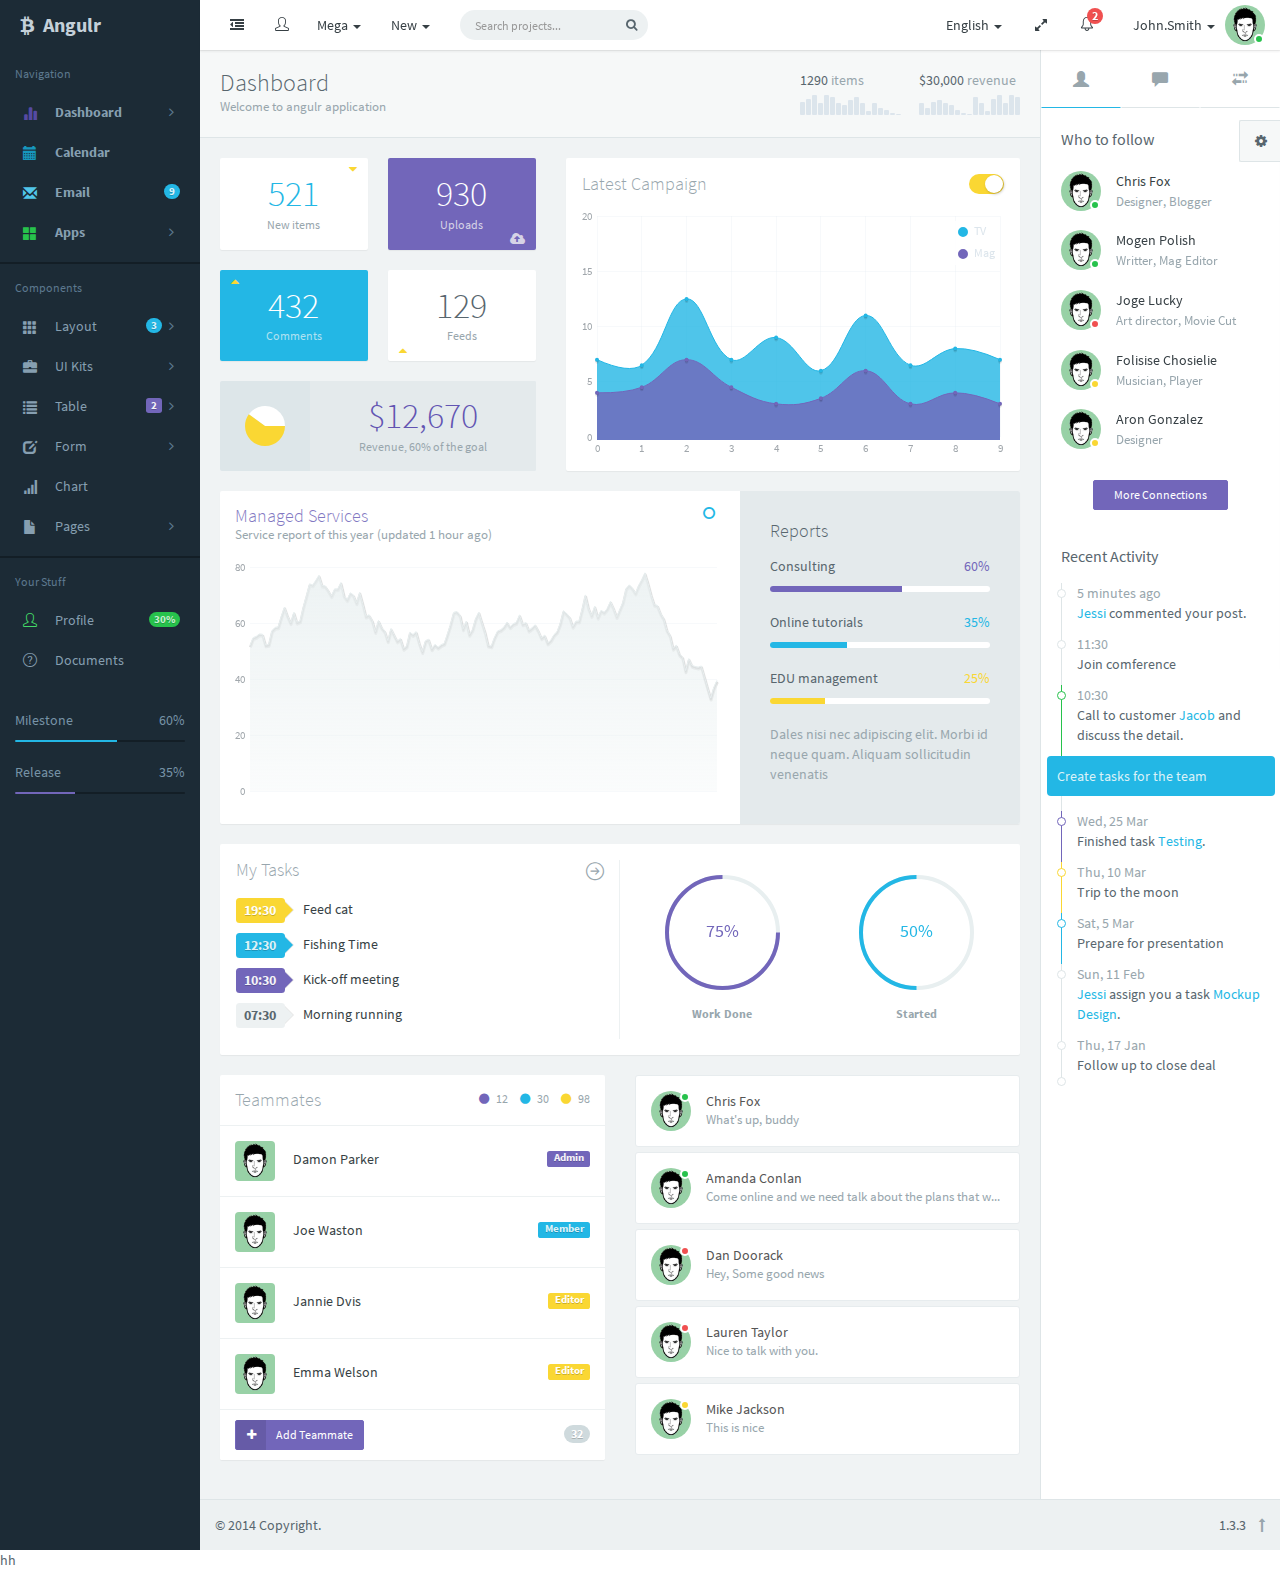
<file: index.html>
<!DOCTYPE html>
<html lang="en" data-ng-app="app">
<head>
  <meta charset="utf-8" />
  <title>Be Angular | Bootstrap Admin Web App with AngularJS</title>
  <meta name="description" content="app, web app, responsive, responsive layout, admin, admin panel, admin dashboard, flat, flat ui, ui kit, AngularJS, ui route, charts, widgets, components" />
  <meta name="viewport" content="width=device-width, initial-scale=1, maximum-scale=1" />
  <link rel="stylesheet" href="css/bootstrap.css" type="text/css" />
  <link rel="stylesheet" href="css/animate.css" type="text/css" />
  <link rel="stylesheet" href="css/font-awesome.min.css" type="text/css" />
  <link rel="stylesheet" href="css/simple-line-icons.css" type="text/css" />
  <link rel="stylesheet" href="css/font.css" type="text/css" />
  <link rel="stylesheet" href="css/app.css" type="text/css" />
</head>
<body ng-controller="AppCtrl">
  <div class="app" id="app" ng-class="{'app-header-fixed':app.settings.headerFixed, 'app-aside-fixed':app.settings.asideFixed, 'app-aside-folded':app.settings.asideFolded, 'app-aside-dock':app.settings.asideDock, 'container':app.settings.container}" ui-view></div>


  <!-- jQuery -->
  <script src="vendor/jquery/jquery.min.js"></script>

  <!-- Angular -->
  <script src="vendor/angular/angular.js"></script>
  hh
  <script src="vendor/angular/angular-animate/angular-animate.js"></script>
  <script src="vendor/angular/angular-cookies/angular-cookies.js"></script>
  <script src="vendor/angular/angular-resource/angular-resource.js"></script>
  <script src="vendor/angular/angular-sanitize/angular-sanitize.js"></script>
  <script src="vendor/angular/angular-touch/angular-touch.js"></script>
  <!-- Vendor -->
  <script src="vendor/angular/angular-ui-router/angular-ui-router.js"></script> 
  <script src="vendor/angular/ngstorage/ngStorage.js"></script>

  <!-- bootstrap -->
  <script src="vendor/angular/angular-bootstrap/ui-bootstrap-tpls.js"></script>
  <!-- lazyload -->
  <script src="vendor/angular/oclazyload/ocLazyLoad.js"></script>
  <!-- translate -->
  <script src="vendor/angular/angular-translate/angular-translate.js"></script>
  <script src="vendor/angular/angular-translate/loader-static-files.js"></script>
  <script src="vendor/angular/angular-translate/storage-cookie.js"></script>
  <script src="vendor/angular/angular-translate/storage-local.js"></script>

  <!-- App -->
  <script src="js/app.js"></script>
  <script src="js/config.js"></script>
  <script src="js/config.lazyload.js"></script>
  <script src="js/config.router.js"></script>
  <script src="js/main.js"></script>
  <script src="js/services/ui-load.js"></script>
  <script src="js/filters/fromNow.js"></script>
  <script src="js/directives/setnganimate.js"></script>
  <script src="js/directives/ui-butterbar.js"></script>
  <script src="js/directives/ui-focus.js"></script>
  <script src="js/directives/ui-fullscreen.js"></script>
  <script src="js/directives/ui-jq.js"></script>
  <script src="js/directives/ui-module.js"></script>
  <script src="js/directives/ui-nav.js"></script>
  <script src="js/directives/ui-scroll.js"></script>
  <script src="js/directives/ui-shift.js"></script>
  <script src="js/directives/ui-toggleclass.js"></script>
  <script src="js/directives/ui-validate.js"></script>
  <script src="js/controllers/bootstrap.js"></script>
  <!-- Lazy loading -->
</body>
</html>
</file>
<file: css/simple-line-icons.css>
@font-face {
	font-family: 'Simple-Line-Icons';
	src:url('../fonts/Simple-Line-Icons.eot');
	src:url('../fonts/Simple-Line-Icons.eot?#iefix') format('embedded-opentype'),
		url('../fonts/Simple-Line-Icons.woff') format('woff'),
		url('../fonts/Simple-Line-Icons.ttf') format('truetype'),
		url('../fonts/Simple-Line-Icons.svg#Simple-Line-Icons') format('svg');
	font-weight: normal;
	font-style: normal;
}

/* Use the following CSS code if you want to use data attributes for inserting your icons */
[data-icon]:before {
	font-family: 'Simple-Line-Icons';
	content: attr(data-icon);
	speak: none;
	font-weight: normal;
	font-variant: normal;
	text-transform: none;
	line-height: 1;
	-webkit-font-smoothing: antialiased;
	-moz-osx-font-smoothing: grayscale;
}

/* Use the following CSS code if you want to have a class per icon */
/*
Instead of a list of all class selectors,
you can use the generic selector below, but it's slower:
[class*="icon-"] {
*/
.icon-user-female, .icon-user-follow, .icon-user-following, .icon-user-unfollow, .icon-trophy, .icon-screen-smartphone, .icon-screen-desktop, .icon-plane, .icon-notebook, .icon-moustache, .icon-mouse, .icon-magnet, .icon-energy, .icon-emoticon-smile, .icon-disc, .icon-cursor-move, .icon-crop, .icon-credit-card, .icon-chemistry, .icon-user, .icon-speedometer, .icon-social-youtube, .icon-social-twitter, .icon-social-tumblr, .icon-social-facebook, .icon-social-dropbox, .icon-social-dribbble, .icon-shield, .icon-screen-tablet, .icon-magic-wand, .icon-hourglass, .icon-graduation, .icon-ghost, .icon-game-controller, .icon-fire, .icon-eyeglasses, .icon-envelope-open, .icon-envelope-letter, .icon-bell, .icon-badge, .icon-anchor, .icon-wallet, .icon-vector, .icon-speech, .icon-puzzle, .icon-printer, .icon-present, .icon-playlist, .icon-pin, .icon-picture, .icon-map, .icon-layers, .icon-handbag, .icon-globe-alt, .icon-globe, .icon-frame, .icon-folder-alt, .icon-film, .icon-feed, .icon-earphones-alt, .icon-earphones, .icon-drop, .icon-drawer, .icon-docs, .icon-directions, .icon-direction, .icon-diamond, .icon-cup, .icon-compass, .icon-call-out, .icon-call-in, .icon-call-end, .icon-calculator, .icon-bubbles, .icon-briefcase, .icon-book-open, .icon-basket-loaded, .icon-basket, .icon-bag, .icon-action-undo, .icon-action-redo, .icon-wrench, .icon-umbrella, .icon-trash, .icon-tag, .icon-support, .icon-size-fullscreen, .icon-size-actual, .icon-shuffle, .icon-share-alt, .icon-share, .icon-rocket, .icon-question, .icon-pie-chart, .icon-pencil, .icon-note, .icon-music-tone-alt, .icon-music-tone, .icon-microphone, .icon-loop, .icon-logout, .icon-login, .icon-list, .icon-like, .icon-home, .icon-grid, .icon-graph, .icon-equalizer, .icon-dislike, .icon-cursor, .icon-control-start, .icon-control-rewind, .icon-control-play, .icon-control-pause, .icon-control-forward, .icon-control-end, .icon-calendar, .icon-bulb, .icon-bar-chart, .icon-arrow-up, .icon-arrow-right, .icon-arrow-left, .icon-arrow-down, .icon-ban, .icon-bubble, .icon-camcorder, .icon-camera, .icon-check, .icon-clock, .icon-close, .icon-cloud-download, .icon-cloud-upload, .icon-doc, .icon-envelope, .icon-eye, .icon-flag, .icon-folder, .icon-heart, .icon-info, .icon-key, .icon-link, .icon-lock, .icon-lock-open, .icon-magnifier, .icon-magnifier-add, .icon-magnifier-remove, .icon-paper-clip, .icon-paper-plane, .icon-plus, .icon-pointer, .icon-power, .icon-refresh, .icon-reload, .icon-settings, .icon-star, .icon-symbol-female, .icon-symbol-male, .icon-target, .icon-volume-1, .icon-volume-2, .icon-volume-off, .icon-users {
	font-family: 'Simple-Line-Icons';
	speak: none;
	font-style: normal;
	font-weight: normal;
	font-variant: normal;
	text-transform: none;
	line-height: 1;
	-webkit-font-smoothing: antialiased;
}
.icon-user-female:before {
	content: "\e000";
}
.icon-user-follow:before {
	content: "\e002";
}
.icon-user-following:before {
	content: "\e003";
}
.icon-user-unfollow:before {
	content: "\e004";
}
.icon-trophy:before {
	content: "\e006";
}
.icon-screen-smartphone:before {
	content: "\e010";
}
.icon-screen-desktop:before {
	content: "\e011";
}
.icon-plane:before {
	content: "\e012";
}
.icon-notebook:before {
	content: "\e013";
}
.icon-moustache:before {
	content: "\e014";
}
.icon-mouse:before {
	content: "\e015";
}
.icon-magnet:before {
	content: "\e016";
}
.icon-energy:before {
	content: "\e020";
}
.icon-emoticon-smile:before {
	content: "\e021";
}
.icon-disc:before {
	content: "\e022";
}
.icon-cursor-move:before {
	content: "\e023";
}
.icon-crop:before {
	content: "\e024";
}
.icon-credit-card:before {
	content: "\e025";
}
.icon-chemistry:before {
	content: "\e026";
}
.icon-user:before {
	content: "\e005";
}
.icon-speedometer:before {
	content: "\e007";
}
.icon-social-youtube:before {
	content: "\e008";
}
.icon-social-twitter:before {
	content: "\e009";
}
.icon-social-tumblr:before {
	content: "\e00a";
}
.icon-social-facebook:before {
	content: "\e00b";
}
.icon-social-dropbox:before {
	content: "\e00c";
}
.icon-social-dribbble:before {
	content: "\e00d";
}
.icon-shield:before {
	content: "\e00e";
}
.icon-screen-tablet:before {
	content: "\e00f";
}
.icon-magic-wand:before {
	content: "\e017";
}
.icon-hourglass:before {
	content: "\e018";
}
.icon-graduation:before {
	content: "\e019";
}
.icon-ghost:before {
	content: "\e01a";
}
.icon-game-controller:before {
	content: "\e01b";
}
.icon-fire:before {
	content: "\e01c";
}
.icon-eyeglasses:before {
	content: "\e01d";
}
.icon-envelope-open:before {
	content: "\e01e";
}
.icon-envelope-letter:before {
	content: "\e01f";
}
.icon-bell:before {
	content: "\e027";
}
.icon-badge:before {
	content: "\e028";
}
.icon-anchor:before {
	content: "\e029";
}
.icon-wallet:before {
	content: "\e02a";
}
.icon-vector:before {
	content: "\e02b";
}
.icon-speech:before {
	content: "\e02c";
}
.icon-puzzle:before {
	content: "\e02d";
}
.icon-printer:before {
	content: "\e02e";
}
.icon-present:before {
	content: "\e02f";
}
.icon-playlist:before {
	content: "\e030";
}
.icon-pin:before {
	content: "\e031";
}
.icon-picture:before {
	content: "\e032";
}
.icon-map:before {
	content: "\e033";
}
.icon-layers:before {
	content: "\e034";
}
.icon-handbag:before {
	content: "\e035";
}
.icon-globe-alt:before {
	content: "\e036";
}
.icon-globe:before {
	content: "\e037";
}
.icon-frame:before {
	content: "\e038";
}
.icon-folder-alt:before {
	content: "\e039";
}
.icon-film:before {
	content: "\e03a";
}
.icon-feed:before {
	content: "\e03b";
}
.icon-earphones-alt:before {
	content: "\e03c";
}
.icon-earphones:before {
	content: "\e03d";
}
.icon-drop:before {
	content: "\e03e";
}
.icon-drawer:before {
	content: "\e03f";
}
.icon-docs:before {
	content: "\e040";
}
.icon-directions:before {
	content: "\e041";
}
.icon-direction:before {
	content: "\e042";
}
.icon-diamond:before {
	content: "\e043";
}
.icon-cup:before {
	content: "\e044";
}
.icon-compass:before {
	content: "\e045";
}
.icon-call-out:before {
	content: "\e046";
}
.icon-call-in:before {
	content: "\e047";
}
.icon-call-end:before {
	content: "\e048";
}
.icon-calculator:before {
	content: "\e049";
}
.icon-bubbles:before {
	content: "\e04a";
}
.icon-briefcase:before {
	content: "\e04b";
}
.icon-book-open:before {
	content: "\e04c";
}
.icon-basket-loaded:before {
	content: "\e04d";
}
.icon-basket:before {
	content: "\e04e";
}
.icon-bag:before {
	content: "\e04f";
}
.icon-action-undo:before {
	content: "\e050";
}
.icon-action-redo:before {
	content: "\e051";
}
.icon-wrench:before {
	content: "\e052";
}
.icon-umbrella:before {
	content: "\e053";
}
.icon-trash:before {
	content: "\e054";
}
.icon-tag:before {
	content: "\e055";
}
.icon-support:before {
	content: "\e056";
}
.icon-size-fullscreen:before {
	content: "\e057";
}
.icon-size-actual:before {
	content: "\e058";
}
.icon-shuffle:before {
	content: "\e059";
}
.icon-share-alt:before {
	content: "\e05a";
}
.icon-share:before {
	content: "\e05b";
}
.icon-rocket:before {
	content: "\e05c";
}
.icon-question:before {
	content: "\e05d";
}
.icon-pie-chart:before {
	content: "\e05e";
}
.icon-pencil:before {
	content: "\e05f";
}
.icon-note:before {
	content: "\e060";
}
.icon-music-tone-alt:before {
	content: "\e061";
}
.icon-music-tone:before {
	content: "\e062";
}
.icon-microphone:before {
	content: "\e063";
}
.icon-loop:before {
	content: "\e064";
}
.icon-logout:before {
	content: "\e065";
}
.icon-login:before {
	content: "\e066";
}
.icon-list:before {
	content: "\e067";
}
.icon-like:before {
	content: "\e068";
}
.icon-home:before {
	content: "\e069";
}
.icon-grid:before {
	content: "\e06a";
}
.icon-graph:before {
	content: "\e06b";
}
.icon-equalizer:before {
	content: "\e06c";
}
.icon-dislike:before {
	content: "\e06d";
}
.icon-cursor:before {
	content: "\e06e";
}
.icon-control-start:before {
	content: "\e06f";
}
.icon-control-rewind:before {
	content: "\e070";
}
.icon-control-play:before {
	content: "\e071";
}
.icon-control-pause:before {
	content: "\e072";
}
.icon-control-forward:before {
	content: "\e073";
}
.icon-control-end:before {
	content: "\e074";
}
.icon-calendar:before {
	content: "\e075";
}
.icon-bulb:before {
	content: "\e076";
}
.icon-bar-chart:before {
	content: "\e077";
}
.icon-arrow-up:before {
	content: "\e078";
}
.icon-arrow-right:before {
	content: "\e079";
}
.icon-arrow-left:before {
	content: "\e07a";
}
.icon-arrow-down:before {
	content: "\e07b";
}
.icon-ban:before {
	content: "\e07c";
}
.icon-bubble:before {
	content: "\e07d";
}
.icon-camcorder:before {
	content: "\e07e";
}
.icon-camera:before {
	content: "\e07f";
}
.icon-check:before {
	content: "\e080";
}
.icon-clock:before {
	content: "\e081";
}
.icon-close:before {
	content: "\e082";
}
.icon-cloud-download:before {
	content: "\e083";
}
.icon-cloud-upload:before {
	content: "\e084";
}
.icon-doc:before {
	content: "\e085";
}
.icon-envelope:before {
	content: "\e086";
}
.icon-eye:before {
	content: "\e087";
}
.icon-flag:before {
	content: "\e088";
}
.icon-folder:before {
	content: "\e089";
}
.icon-heart:before {
	content: "\e08a";
}
.icon-info:before {
	content: "\e08b";
}
.icon-key:before {
	content: "\e08c";
}
.icon-link:before {
	content: "\e08d";
}
.icon-lock:before {
	content: "\e08e";
}
.icon-lock-open:before {
	content: "\e08f";
}
.icon-magnifier:before {
	content: "\e090";
}
.icon-magnifier-add:before {
	content: "\e091";
}
.icon-magnifier-remove:before {
	content: "\e092";
}
.icon-paper-clip:before {
	content: "\e093";
}
.icon-paper-plane:before {
	content: "\e094";
}
.icon-plus:before {
	content: "\e095";
}
.icon-pointer:before {
	content: "\e096";
}
.icon-power:before {
	content: "\e097";
}
.icon-refresh:before {
	content: "\e098";
}
.icon-reload:before {
	content: "\e099";
}
.icon-settings:before {
	content: "\e09a";
}
.icon-star:before {
	content: "\e09b";
}
.icon-symbol-female:before {
	content: "\e09c";
}
.icon-symbol-male:before {
	content: "\e09d";
}
.icon-target:before {
	content: "\e09e";
}
.icon-volume-1:before {
	content: "\e09f";
}
.icon-volume-2:before {
	content: "\e0a0";
}
.icon-volume-off:before {
	content: "\e0a1";
}
.icon-users:before {
	content: "\e001";
}
</file>
<file: css/font.css>
@font-face {
  font-family: 'Source Sans Pro';
  font-style: normal;
  font-weight: 300;
  src: local('Source Sans Pro Light'), local('SourceSansPro-Light'), url('../fonts/sourcesanspro/sourcesanspro-light.woff') format('woff');
}
@font-face {
  font-family: 'Source Sans Pro';
  font-style: normal;
  font-weight: 400;
  src: local('Source Sans Pro'), local('SourceSansPro-Regular'), url('../fonts/sourcesanspro/sourcesanspro.woff') format('woff');
}
@font-face {
  font-family: 'Source Sans Pro';
  font-style: normal;
  font-weight: 700;
  src: local('Source Sans Pro Bold'), local('SourceSansPro-Bold'), url('../fonts/sourcesanspro/sourcesanspro-bold.woff') format('woff');
}
</file>
<file: css/app.css>
/* 

*/

html {
  background-color: #f0f3f4;
}

body {
  font-family: "Source Sans Pro", "Helvetica Neue", "微软雅黑", Helvetica, Arial, sans-serif;
  font-size: 14px;
  -webkit-font-smoothing: antialiased;
  line-height: 1.42857143;
  color: #58666e;
  background-color: transparent;
}

*:focus {
  outline: 0 !important;
}

.h1,
.h2,
.h3,
.h4,
.h5,
.h6 {
  margin: 0;
}

a {
  color: #363f44;
  text-decoration: none;
  cursor: pointer;
}

a:hover,
a:focus {
  color: #141719;
  text-decoration: none;
}

label {
  font-weight: normal;
}

small,
.small {
  font-size: 13px;
}

.badge,
.label {
  font-weight: bold;
  text-shadow: 0 1px 0 rgba(0, 0, 0, 0.2);
}

.badge.bg-light,
.label.bg-light {
  text-shadow: none;
}

.badge {
  background-color: #cfdadd;
}

.badge.up {
  position: relative;
  top: -10px;
  padding: 3px 6px;
  margin-left: -10px;
}

.badge-sm {
  padding: 2px 5px !important;
  font-size: 85%;
}

.label-sm {
  padding-top: 0;
  padding-bottom: 1px;
}

.badge-white {
  padding: 2px 6px;
  background-color: transparent;
  border: 1px solid rgba(255, 255, 255, 0.35);
}

.badge-empty {
  color: inherit;
  background-color: transparent;
  border: 1px solid rgba(0, 0, 0, 0.15);
}

blockquote {
  border-color: #dee5e7;
}

.caret-white {
  border-top-color: #fff;
  border-top-color: rgba(255, 255, 255, 0.65);
}

a:hover .caret-white {
  border-top-color: #fff;
}

.thumbnail {
  border-color: #dee5e7;
}

.progress {
  background-color: #edf1f2;
}

.progress-xxs {
  height: 2px;
}

.progress-xs {
  height: 6px;
}

.progress-sm {
  height: 12px;
}

.progress-sm .progress-bar {
  font-size: 10px;
  line-height: 1em;
}

.progress,
.progress-bar {
  -webkit-box-shadow: none;
          box-shadow: none;
}

.progress-bar-primary {
  background-color: #7266ba;
}

.progress-bar-info {
  background-color: #23b7e5;
}

.progress-bar-success {
  background-color: #27c24c;
}

.progress-bar-warning {
  background-color: #fad733;
}

.progress-bar-danger {
  background-color: #f05050;
}

.progress-bar-black {
  background-color: #1c2b36;
}

.progress-bar-white {
  background-color: #fff;
}

.accordion-group,
.accordion-inner {
  border-color: #dee5e7;
  border-radius: 2px;
}

.alert {
  font-size: 13px;
  box-shadow: inset 0 1px 0 rgba(255, 255, 255, 0.2);
}

.alert .close i {
  display: block;
  font-size: 12px;
  font-weight: normal;
}

.form-control {
  border-color: #cfdadd;
  border-radius: 2px;
}

.form-control,
.form-control:focus {
  -webkit-box-shadow: none;
          box-shadow: none;
}

.form-control:focus {
  border-color: #23b7e5;
}

.form-horizontal .control-label.text-left {
  text-align: left;
}

.form-control-spin {
  position: absolute;
  top: 50%;
  right: 10px;
  z-index: 2;
  margin-top: -7px;
}

.input-lg {
  height: 45px;
}

.input-group-addon {
  background-color: #edf1f2;
  border-color: #cfdadd;
}

.list-group {
  border-radius: 2px;
}

.list-group.no-radius .list-group-item {
  border-radius: 0 !important;
}

.list-group.no-borders .list-group-item {
  border: none;
}

.list-group.no-border .list-group-item {
  border-width: 1px 0;
}

.list-group.no-bg .list-group-item {
  background-color: transparent;
}

.list-group-item {
  padding-right: 15px;
  border-color: #e7ecee;
}

a.list-group-item:hover,
a.list-group-item:focus,
a.list-group-item.hover {
  background-color: #f6f8f8;
}

.list-group-item.media {
  margin-top: 0;
}

.list-group-item.active {
  color: #fff;
  background-color: #23b7e5 !important;
  border-color: #23b7e5 !important;
}

.list-group-item.active .text-muted {
  color: #ace4f5 !important;
}

.list-group-item.active a {
  color: #fff;
}

.list-group-item.focus {
  background-color: #e4eaec !important;
}

.list-group-item.select {
  position: relative;
  z-index: 1;
  background-color: #dbeef9 !important;
  border-color: #c5e4f5;
}

.list-group-alt .list-group-item:nth-child(2n+2) {
  background-color: rgba(0, 0, 0, 0.02) !important;
}

.list-group-lg .list-group-item {
  padding-top: 15px;
  padding-bottom: 15px;
}

.list-group-sm .list-group-item {
  padding: 6px 10px;
}

.list-group-sp .list-group-item {
  margin-bottom: 5px;
  border-radius: 3px;
}

.list-group-item > .badge {
  margin-right: 0;
}

.list-group-item > .fa-chevron-right {
  float: right;
  margin-top: 4px;
  margin-right: -5px;
}

.list-group-item > .fa-chevron-right + .badge {
  margin-right: 5px;
}

.nav-pills.no-radius > li > a {
  border-radius: 0;
}

.nav-pills > li.active > a {
  color: #fff !important;
  background-color: #23b7e5;
}

.nav-pills > li.active > a:hover,
.nav-pills > li.active > a:active {
  background-color: #19a9d5;
}

.nav > li > a:hover,
.nav > li > a:focus {
  background-color: #f6f8f8;
}

.nav.nav-lg > li > a {
  padding: 20px 20px;
}

.nav.nav-md > li > a {
  padding: 15px 15px;
}

.nav.nav-sm > li > a {
  padding: 6px 12px;
}

.nav.nav-xs > li > a {
  padding: 4px 10px;
}

.nav.nav-xxs > li > a {
  padding: 1px 10px;
}

.nav.nav-rounded > li > a {
  border-radius: 20px;
}

.nav .open > a,
.nav .open > a:hover,
.nav .open > a:focus {
  background-color: #f6f8f8;
}

.nav-tabs {
  border-color: #dee5e7;
}

.nav-tabs > li > a {
  border-bottom-color: #dee5e7;
  border-radius: 2px 2px 0 0;
}

.nav-tabs > li:hover > a,
.nav-tabs > li.active > a,
.nav-tabs > li.active > a:hover {
  border-color: #dee5e7;
}

.nav-tabs > li.active > a {
  border-bottom-color: #fff !important;
}

.nav-tabs-alt .nav-tabs.nav-justified > li {
  display: table-cell;
  width: 1%;
}

.nav-tabs-alt .nav-tabs > li > a {
  background: transparent !important;
  border-color: transparent !important;
  border-bottom-color: #dee5e7 !important;
  border-radius: 0;
}

.nav-tabs-alt .nav-tabs > li.active > a {
  border-bottom-color: #23b7e5 !important;
}

.tab-container {
  margin-bottom: 15px;
}

.tab-container .tab-content {
  padding: 15px;
  background-color: #fff;
  border: 1px solid #dee5e7;
  border-top-width: 0;
  border-radius: 0 0 2px 2px;
}

.pagination > li > a {
  border-color: #dee5e7;
}

.pagination > li > a:hover,
.pagination > li > a:focus {
  background-color: #edf1f2;
  border-color: #dee5e7;
}

.panel {
  border-radius: 2px;
}

.panel .accordion-toggle {
  display: block;
  font-size: 14px;
  cursor: pointer;
}

.panel .list-group-item {
  border-color: #edf1f2;
}

.panel.no-borders {
  border-width: 0;
}

.panel.no-borders .panel-heading,
.panel.no-borders .panel-footer {
  border-width: 0;
}

.panel-heading {
  border-radius: 2px 2px 0 0;
}

.panel-default .panel-heading {
  background-color: #f6f8f8;
}

.panel-heading.no-border {
  margin: -1px -1px 0 -1px;
  border: none;
}

.panel-heading .nav {
  margin: -10px -15px;
}

.panel-heading .list-group {
  background: transparent;
}

.panel-footer {
  background-color: #ffffff;
  border-color: #edf1f2;
  border-radius: 0 0 2px 2px;
}

.panel-default {
  border-color: #dee5e7;
}

.panel-default > .panel-heading,
.panel-default > .panel-footer {
  border-color: #edf1f2;
}

.panel-group .panel-heading + .panel-collapse .panel-body {
  border-top: 1px solid #eaedef;
}

.table > tbody > tr > td,
.table > tfoot > tr > td {
  padding: 8px 15px;
  border-top: 1px solid #eaeff0;
}

.table > thead > tr > th {
  padding: 8px 15px;
  border-bottom: 1px solid #eaeff0;
}

.table-bordered {
  border-color: #eaeff0;
}

.table-bordered > tbody > tr > td {
  border-color: #eaeff0;
}

.table-bordered > thead > tr > th {
  border-color: #eaeff0;
}

.table-striped > tbody > tr:nth-child(odd) > td,
.table-striped > tbody > tr:nth-child(odd) > th {
  background-color: #fafbfc;
}

.table-striped > thead > th {
  background-color: #fafbfc;
  border-right: 1px solid #eaeff0;
}

.table-striped > thead > th:last-child {
  border-right: none;
}

.well,
pre {
  background-color: #edf1f2;
  border-color: #dee5e7;
}

.dropdown-menu {
  border: 1px solid #dee5e7;
  border: 1px solid rgba(0, 0, 0, 0.1);
  border-radius: 2px;
  -webkit-box-shadow: 0 2px 6px rgba(0, 0, 0, 0.1);
          box-shadow: 0 2px 6px rgba(0, 0, 0, 0.1);
}

.dropdown-menu.pull-left {
  left: 100%;
}

.dropdown-menu > .panel {
  margin: -5px 0;
  border: none;
}

.dropdown-menu > li > a {
  padding: 5px 15px;
}

.dropdown-menu > li > a:hover,
.dropdown-menu > li > a:focus,
.dropdown-menu > .active > a,
.dropdown-menu > .active > a:hover,
.dropdown-menu > .active > a:focus {
  color: #141719;
  background-color: #edf1f2 !important;
  background-image: none;
  filter: none;
}

.dropdown-header {
  padding: 5px 15px;
}

.dropdown-submenu {
  position: relative;
}

.dropdown-submenu:hover > a,
.dropdown-submenu:focus > a {
  color: #58666e;
  background-color: #edf1f2 !important;
}

.dropdown-submenu:hover > .dropdown-menu,
.dropdown-submenu:focus > .dropdown-menu {
  display: block;
}

.dropdown-submenu.pull-left {
  float: none !important;
}

.dropdown-submenu.pull-left > .dropdown-menu {
  left: -100%;
  margin-left: 10px;
}

.dropdown-submenu .dropdown-menu {
  top: 0;
  left: 100%;
  margin-top: -6px;
  margin-left: -1px;
}

.dropup .dropdown-submenu > .dropdown-menu {
  top: auto;
  bottom: 0;
}

.btn-group > .btn {
  margin-left: -1px;
}

/*cols*/

.col-lg-2-4 {
  position: relative;
  min-height: 1px;
  padding-right: 15px;
  padding-left: 15px;
}

.col-0 {
  clear: left;
}

.row.no-gutter {
  margin-right: 0;
  margin-left: 0;
}

.no-gutter [class*="col"] {
  padding: 0;
}

.row-sm {
  margin-right: -10px;
  margin-left: -10px;
}

.row-sm > div {
  padding-right: 10px;
  padding-left: 10px;
}

.modal-backdrop {
  background-color: #3a3f51;
}

.modal-backdrop.in {
  opacity: 0.8;
  filter: alpha(opacity=80);
}

.modal-over {
  position: fixed;
  top: 0;
  right: 0;
  bottom: 0;
  left: 0;
}

.modal-center {
  position: absolute;
  top: 50%;
  left: 50%;
}

/*layout*/

html,
body {
  width: 100%;
  height: 100%;
}

body {
  overflow-x: hidden;
}

.app {
  position: relative;
  width: 100%;
  height: auto;
  min-height: 100%;
}

.app:before {
  position: absolute;
  top: 0;
  bottom: 0;
  z-index: -1;
  display: block;
  width: inherit;
  background-color: #f0f3f4;
  border: inherit;
  content: "";
}

.app-header-fixed {
  padding-top: 50px;
}

.app-header-fixed .app-header {
  position: fixed;
  top: 0;
  width: 100%;
}

.app-header {
  z-index: 1025;
  border-radius: 0;
}

.app-aside {
  float: left;
}

.app-aside:before {
  position: absolute;
  top: 0;
  bottom: 0;
  z-index: -1;
  width: inherit;
  background-color: inherit;
  border: inherit;
  content: "";
}

.app-aside-footer {
  position: absolute;
  bottom: 0;
  z-index: 1000;
  width: 100%;
  max-width: 200px;
}

.app-aside-folded .app-aside-footer {
  max-width: 60px;
}

.app-aside-footer ~ div {
  padding-bottom: 50px;
}

.app-aside-right {
  padding-bottom: 50px;
}

.app-content {
  height: 100%;
}

.app-content:before,
.app-content:after {
  display: table;
  content: " ";
}

.app-content:after {
  clear: both;
}

.app-content-full {
  position: absolute;
  top: 50px;
  bottom: 50px;
  width: auto !important;
  height: auto;
  padding: 0 !important;
  overflow-y: auto;
  -webkit-overflow-scrolling: touch;
}

.app-content-full.h-full {
  bottom: 0;
  height: auto;
}

.app-content-body {
  float: left;
  width: 100%;
  padding-bottom: 50px;
}

.app-footer {
  position: absolute;
  right: 0;
  bottom: 0;
  left: 0;
  z-index: 1005;
}

.app-footer.app-footer-fixed {
  position: fixed;
}

.hbox {
  display: table;
  width: 100%;
  height: 100%;
  border-spacing: 0;
  table-layout: fixed;
}

.hbox .col {
  display: table-cell;
  float: none;
  height: 100%;
  vertical-align: top;
}

.v-middle {
  vertical-align: middle !important;
}

.v-top {
  vertical-align: top !important;
}

.v-bottom {
  vertical-align: bottom !important;
}

.vbox {
  position: relative;
  display: table;
  width: 100%;
  height: 100%;
  min-height: 240px;
  border-spacing: 0;
}

.vbox .row-row {
  display: table-row;
  height: 100%;
}

.vbox .row-row .cell {
  position: relative;
  width: 100%;
  height: 100%;
  overflow: auto;
  -webkit-overflow-scrolling: touch;
}

.ie .vbox .row-row .cell {
  display: table-cell;
}

.vbox .row-row .cell .cell-inner {
  position: absolute;
  top: 0;
  right: 0;
  bottom: 0;
  left: 0;
}

.navbar {
  margin: 0;
  border-width: 0;
  border-radius: 0;
}

.navbar .navbar-form-sm {
  margin-top: 10px;
  margin-bottom: 10px;
}

.navbar-md {
  min-height: 60px;
}

.navbar-md .navbar-btn {
  margin-top: 13px;
}

.navbar-md .navbar-form {
  margin-top: 15px;
}

.navbar-md .navbar-nav > li > a {
  padding-top: 20px;
  padding-bottom: 20px;
}

.navbar-md .navbar-brand {
  line-height: 60px;
}

.navbar-header > button {
  padding: 10px 17px;
  font-size: 16px;
  line-height: 30px;
  text-decoration: none;
  background-color: transparent;
  border: none;
}

.navbar-brand {
  display: inline-block;
  float: none;
  height: auto;
  padding: 0 20px;
  font-size: 20px;
  font-weight: 700;
  line-height: 50px;
  text-align: center;
}

.navbar-brand:hover {
  text-decoration: none;
}

.navbar-brand img {
  max-height: 20px;
  margin-top: -4px;
  vertical-align: middle;
}

@media (min-width: 768px) {
  .app-aside,
  .navbar-header {
    width: 200px;
  }
  .navbar-collapse,
  .app-content,
  .app-footer {
    margin-left: 200px;
  }
  .app-aside-right {
    position: absolute;
    top: 50px;
    right: 0;
    bottom: 0;
    z-index: 1000;
  }
  .app-aside-right.pos-fix {
    z-index: 1010;
  }
  .visible-folded {
    display: none;
  }
  .app-aside-folded .hidden-folded {
    display: none !important;
  }
  .app-aside-folded .visible-folded {
    display: inherit;
  }
  .app-aside-folded .text-center-folded {
    text-align: center;
  }
  .app-aside-folded .pull-none-folded {
    float: none !important;
  }
  .app-aside-folded .w-auto-folded {
    width: auto;
  }
  .app-aside-folded .app-aside,
  .app-aside-folded .navbar-header {
    width: 60px;
  }
  .app-aside-folded .navbar-collapse,
  .app-aside-folded .app-content,
  .app-aside-folded .app-footer {
    margin-left: 60px;
  }
  .app-aside-folded .app-header .navbar-brand {
    display: block;
    padding: 0;
  }
  .app-aside-fixed .app-header .navbar-header {
    position: fixed;
  }
  .app-aside-fixed .aside-wrap {
    position: fixed;
    top: 50px;
    bottom: 0;
    left: 0;
    z-index: 1000;
    width: 200px;
    overflow: hidden;
  }
  .app-aside-fixed .aside-wrap .navi-wrap {
    position: relative;
    width: 217px;
    height: 100%;
    overflow-x: hidden;
    overflow-y: scroll;
    -webkit-overflow-scrolling: touch;
  }
  .app-aside-fixed .aside-wrap .navi-wrap::-webkit-scrollbar {
    -webkit-appearance: none;
  }
  .app-aside-fixed .aside-wrap .navi-wrap::-webkit-scrollbar:vertical {
    width: 17px;
  }
  .smart .app-aside-fixed .aside-wrap .navi-wrap {
    width: 200px;
  }
  .app-aside-fixed.app-aside-folded .app-aside {
    position: fixed;
    top: 0;
    bottom: 0;
    z-index: 1010;
  }
  .app-aside-fixed.app-aside-folded .aside-wrap {
    width: 60px;
  }
  .app-aside-fixed.app-aside-folded .aside-wrap .navi-wrap {
    width: 77px;
  }
  .smart .app-aside-fixed.app-aside-folded .aside-wrap .navi-wrap {
    width: 60px;
  }
  .bg-auto:before {
    position: absolute;
    top: 0;
    bottom: 0;
    z-index: -1;
    width: inherit;
    background-color: inherit;
    border: inherit;
    content: "";
  }
  .bg-auto.b-l:before {
    margin-left: -1px;
  }
  .bg-auto.b-r:before {
    margin-right: -1px;
  }
  .col.show {
    display: table-cell !important;
  }
}

@media (min-width: 768px) and (max-width: 991px) {
  .hbox-auto-sm {
    display: block;
  }
  .hbox-auto-sm > .col {
    display: block;
    width: auto;
    height: auto;
  }
  .hbox-auto-sm > .col.show {
    display: block !important;
  }
}

@media (max-width: 767px) {
  .app-aside {
    float: none;
  }
  .app-content-full {
    width: 100% !important;
  }
  .hbox-auto-xs {
    display: block;
  }
  .hbox-auto-xs > .col {
    display: block;
    width: auto;
    height: auto;
  }
  .navbar-nav {
    margin-top: 0;
    margin-bottom: 0;
  }
  .navbar-nav > li > a {
    box-shadow: 0 -1px 0 rgba(0, 0, 0, 0.1);
  }
  .navbar-nav > li > a .up {
    top: 0;
  }
  .navbar-nav > li > a .avatar {
    width: 30px;
    margin-top: -5px;
  }
  .navbar-nav .open .dropdown-menu {
    background-color: #fff;
  }
  .navbar-form {
    margin-top: 0 !important;
    margin-bottom: 0 !important;
    box-shadow: 0 -1px 0 rgba(0, 0, 0, 0.1);
  }
  .navbar-form .form-group {
    margin-bottom: 0;
  }
}

html {
  background: url('../img/bg.jpg');
  background-attachment: fixed;
  background-size: cover;
}

.app.container {
  padding-right: 0;
  padding-left: 0;
}

@media (min-width: 768px) {
  .app.container {
    width: 750px;
    -webkit-box-shadow: 0 0 30px rgba(0, 0, 0, 0.3);
            box-shadow: 0 0 30px rgba(0, 0, 0, 0.3);
  }
  .app.container .app-aside {
    overflow-x: hidden;
  }
  .app.container.app-aside-folded .app-aside {
    overflow-x: visible;
  }
  .app.container.app-aside-fixed .aside-wrap {
    left: inherit;
  }
  .app.container.app-aside-fixed.app-aside-folded .app-aside > ul.nav {
    position: absolute;
  }
  .app.container .app-header,
  .app.container .app-aside {
    max-width: 750px;
  }
  .app.container .app-footer-fixed {
    right: auto;
    left: auto;
    width: 100%;
    max-width: 550px;
  }
  .app.container.app-aside-folded .app-footer-fixed {
    max-width: 690px;
  }
  .app.container.app-aside-dock .app-footer-fixed {
    max-width: 750px;
  }
}

@media (min-width: 992px) {
  .app.container {
    width: 970px;
  }
  .app.container .app-header,
  .app.container .app-aside {
    max-width: 970px;
  }
  .app.container .app-footer-fixed {
    max-width: 770px;
  }
  .app.container.app-aside-folded .app-footer-fixed {
    max-width: 910px;
  }
  .app.container.app-aside-dock .app-footer-fixed {
    max-width: 970px;
  }
}

@media (min-width: 1200px) {
  .app.container {
    width: 1170px;
  }
  .app.container .app-header,
  .app.container .app-aside {
    max-width: 1170px;
  }
  .app.container .app-footer-fixed {
    max-width: 970px;
  }
  .app.container.app-aside-folded .app-footer-fixed {
    max-width: 1110px;
  }
  .app.container.app-aside-dock .app-footer-fixed {
    max-width: 1170px;
  }
}

.nav-sub {
  height: 0;
  margin-left: -20px;
  overflow: hidden;
  opacity: 0;
  -webkit-transition: all 0.2s ease-in-out 0s;
          transition: all 0.2s ease-in-out 0s;
}

.active .nav-sub,
.app-aside-folded li:hover .nav-sub,
.app-aside-folded li:focus .nav-sub,
.app-aside-folded li:active .nav-sub {
  height: auto !important;
  margin-left: 0;
  overflow: auto;
  opacity: 1;
}

.nav-sub-header {
  display: none !important;
}

.nav-sub-header a {
  padding: 15px 20px;
}

.navi ul.nav li {
  position: relative;
  display: block;
}

.navi ul.nav li li a {
  padding-left: 55px;
}

.navi ul.nav li a {
  position: relative;
  display: block;
  padding: 10px 20px;
  font-weight: normal;
  text-transform: none;
  -webkit-transition: background-color 0.2s ease-in-out 0s;
          transition: background-color 0.2s ease-in-out 0s;
}

.navi ul.nav li a .badge,
.navi ul.nav li a .label {
  padding: 2px 5px;
  margin-top: 2px;
  font-size: 11px;
}

.navi ul.nav li a > i {
  position: relative;
  float: left;
  width: 40px;
  margin: -10px -10px;
  margin-right: 5px;
  overflow: hidden;
  line-height: 40px;
  text-align: center;
}

.navi ul.nav li a > i:before {
  position: relative;
  z-index: 2;
}

@media (min-width: 768px) {
  .app-aside-folded .nav-sub-header {
    display: block !important;
  }
  .app-aside-folded .nav-sub-header a {
    padding: 15px 20px !important;
  }
  .app-aside-folded .navi > ul > li > a {
    position: relative;
    height: 50px;
    padding: 0;
    text-align: center;
    border: none;
  }
  .app-aside-folded .navi > ul > li > a span {
    display: none;
  }
  .app-aside-folded .navi > ul > li > a span.pull-right {
    display: none !important;
  }
  .app-aside-folded .navi > ul > li > a i {
    display: block;
    float: none;
    width: auto;
    margin: 0;
    font-size: 16px;
    line-height: 50px;
    border: none !important;
  }
  .app-aside-folded .navi > ul > li > a i b {
    left: 0 !important;
  }
  .app-aside-folded .navi > ul > li > a .badge,
  .app-aside-folded .navi > ul > li > a .label {
    position: absolute;
    top: 8px;
    right: 12px;
    z-index: 3;
  }
  .app-aside-folded .navi > ul ul {
    position: absolute;
    top: 0 !important;
    left: 100%;
    z-index: 1050;
    width: 200px;
    height: 0 !important;
    -webkit-box-shadow: 0 2px 6px rgba(0, 0, 0, 0.1);
            box-shadow: 0 2px 6px rgba(0, 0, 0, 0.1);
  }
  .app-aside-folded .navi li li a {
    padding-left: 20px !important;
  }
  .app-aside-folded.app-aside-fixed .app-aside > ul.nav {
    position: fixed;
    left: 80px;
    z-index: 1010;
    display: block;
    width: 260px;
    height: auto;
    overflow: visible;
    overflow-y: auto;
    opacity: 1;
    -webkit-overflow-scrolling: touch;
  }
  .app-aside-folded.app-aside-fixed .app-aside > ul.nav:before {
    position: absolute;
    top: 0;
    left: -60px;
    width: 60px;
    height: 50px;
    content: "";
  }
  .app-aside-folded.app-aside-fixed .app-aside > ul.nav a {
    padding-right: 20px !important;
    padding-left: 20px !important;
  }
}

@media (max-width: 767px) {
  .app {
    overflow-x: hidden;
  }
  .app-content {
    -webkit-transition: -webkit-transform 0.2s ease;
       -moz-transition: -moz-transform 0.2s ease;
         -o-transition: -o-transform 0.2s ease;
            transition: transform 0.2s ease;
  }
  .off-screen {
    position: absolute;
    top: 50px;
    bottom: 0;
    z-index: 1010;
    display: block !important;
    width: 75%;
    overflow-x: hidden;
    overflow-y: auto;
    visibility: visible;
    -webkit-overflow-scrolling: touch;
  }
  .off-screen + * {
    position: absolute;
    top: 0;
    right: 0;
    bottom: 0;
    left: 0;
    z-index: 1015;
    width: 100%;
    padding-top: 50px;
    overflow: hidden;
    background-color: #f0f3f4;
    -webkit-transform: translate3d(75%, 0, 0px);
            transform: translate3d(75%, 0, 0px);
    -webkit-transition: -webkit-transform 0.2s ease;
       -moz-transition: -moz-transform 0.2s ease;
         -o-transition: -o-transform 0.2s ease;
            transition: transform 0.2s ease;
    -webkit-backface-visibility: hidden;
       -moz-backface-visibility: hidden;
            backface-visibility: hidden;
  }
  .off-screen + * .off-screen-toggle {
    position: absolute;
    top: 0;
    right: 0;
    bottom: 0;
    left: 0;
    z-index: 1020;
    display: block !important;
  }
  .off-screen.pull-right {
    right: 0;
  }
  .off-screen.pull-right + * {
    -webkit-transform: translate3d(-75%, 0, 0px);
            transform: translate3d(-75%, 0, 0px);
  }
}

@media (min-width: 992px) {
  .app-aside-dock .app-content,
  .app-aside-dock .app-footer {
    margin-left: 0;
  }
  .app-aside-dock .app-aside-footer ~ div {
    padding-bottom: 0;
  }
  .app-aside-dock.app-aside-fixed.app-header-fixed {
    padding-top: 115px;
  }
  .app-aside-dock.app-aside-fixed .app-aside {
    position: fixed;
    top: 50px;
    z-index: 1000;
    width: 100%;
  }
  .app-aside-dock .app-aside,
  .app-aside-dock .aside-wrap,
  .app-aside-dock .navi-wrap {
    position: relative;
    top: 0;
    float: none;
    width: 100% !important;
    overflow: visible !important;
  }
  .app-aside-dock .app-aside {
    bottom: auto !important;
  }
  .app-aside-dock .app-aside.b-r {
    border-bottom: 1px solid #dee5e7;
    border-right-width: 0;
  }
  .app-aside-dock .app-aside:before {
    display: none;
  }
  .app-aside-dock .app-aside nav > .nav {
    float: left;
  }
  .app-aside-dock .app-aside .hidden-folded,
  .app-aside-dock .app-aside .line,
  .app-aside-dock .app-aside .navi-wrap > div {
    display: none !important;
  }
  .app-aside-dock .app-aside .navi > ul > li {
    position: relative;
    display: inline-block;
    float: left;
  }
  .app-aside-dock .app-aside .navi > ul > li > a {
    height: auto;
    padding: 10px 15px 12px 15px;
    text-align: center;
  }
  .app-aside-dock .app-aside .navi > ul > li > a > .badge,
  .app-aside-dock .app-aside .navi > ul > li > a > .label {
    position: absolute;
    top: 5px;
    right: 8px;
    padding: 1px 4px;
  }
  .app-aside-dock .app-aside .navi > ul > li > a > i {
    display: block;
    float: none;
    width: 40px;
    margin-top: -10px;
    margin-right: auto;
    margin-bottom: -7px;
    margin-left: auto;
    font-size: 14px;
    line-height: 40px;
  }
  .app-aside-dock .app-aside .navi > ul > li > a > span.pull-right {
    position: absolute;
    bottom: 2px;
    left: 50%;
    display: block !important;
    margin-left: -6px;
    line-height: 1;
  }
  .app-aside-dock .app-aside .navi > ul > li > a > span.pull-right i {
    width: 12px;
    font-size: 12px;
    line-height: 12px;
  }
  .app-aside-dock .app-aside .navi > ul > li > a > span.pull-right i.text {
    line-height: 14px;
    -webkit-transform: rotate(90deg);
        -ms-transform: rotate(90deg);
            transform: rotate(90deg);
  }
  .app-aside-dock .app-aside .navi > ul > li > a > span {
    display: block;
    font-weight: normal;
  }
  .app-aside-dock .app-aside .navi > ul > li .nav-sub {
    position: absolute;
    top: auto !important;
    left: 0;
    z-index: 1050;
    display: none;
    width: 200px;
    height: auto !important;
    -webkit-box-shadow: 0 2px 6px rgba(0, 0, 0, 0.1);
            box-shadow: 0 2px 6px rgba(0, 0, 0, 0.1);
  }
  .app-aside-dock .app-aside .navi > ul > li .nav-sub-header {
    display: none !important;
  }
  .app-aside-dock .app-aside .navi li li a {
    padding-left: 15px;
  }
  .app-aside-dock .app-aside .navi li:hover .nav-sub,
  .app-aside-dock .app-aside .navi li:focus .nav-sub,
  .app-aside-dock .app-aside .navi li:active .nav-sub {
    display: block;
    height: auto !important;
    margin-left: 0;
    overflow: auto;
    opacity: 1;
  }
}

.arrow {
  z-index: 10;
  border-width: 9px;
}

.arrow,
.arrow:after {
  position: absolute;
  display: block;
  width: 0;
  height: 0;
  border-color: transparent;
  border-style: solid;
}

.arrow:after {
  border-width: 8px;
  content: "";
}

.arrow.top {
  top: -9px;
  left: 50%;
  margin-left: -9px;
  border-bottom-color: rgba(0, 0, 0, 0.1);
  border-top-width: 0;
}

.arrow.top:after {
  top: 1px;
  margin-left: -8px;
  border-bottom-color: #ffffff;
  border-top-width: 0;
}

.arrow.top.arrow-primary:after {
  border-bottom-color: #7266ba;
}

.arrow.top.arrow-info:after {
  border-bottom-color: #23b7e5;
}

.arrow.top.arrow-success:after {
  border-bottom-color: #27c24c;
}

.arrow.top.arrow-danger:after {
  border-bottom-color: #f05050;
}

.arrow.top.arrow-warning:after {
  border-bottom-color: #fad733;
}

.arrow.top.arrow-light:after {
  border-bottom-color: #edf1f2;
}

.arrow.top.arrow-dark:after {
  border-bottom-color: #3a3f51;
}

.arrow.top.arrow-black:after {
  border-bottom-color: #1c2b36;
}

.arrow.right {
  top: 50%;
  right: -9px;
  margin-top: -9px;
  border-left-color: rgba(0, 0, 0, 0.1);
  border-right-width: 0;
}

.arrow.right:after {
  right: 1px;
  bottom: -8px;
  border-left-color: #ffffff;
  border-right-width: 0;
}

.arrow.right.arrow-primary:after {
  border-left-color: #7266ba;
}

.arrow.right.arrow-info:after {
  border-left-color: #23b7e5;
}

.arrow.right.arrow-success:after {
  border-left-color: #27c24c;
}

.arrow.right.arrow-danger:after {
  border-left-color: #f05050;
}

.arrow.right.arrow-warning:after {
  border-left-color: #fad733;
}

.arrow.right.arrow-light:after {
  border-left-color: #edf1f2;
}

.arrow.right.arrow-dark:after {
  border-left-color: #3a3f51;
}

.arrow.right.arrow-black:after {
  border-left-color: #1c2b36;
}

.arrow.bottom {
  bottom: -9px;
  left: 50%;
  margin-left: -9px;
  border-top-color: rgba(0, 0, 0, 0.1);
  border-bottom-width: 0;
}

.arrow.bottom:after {
  bottom: 1px;
  margin-left: -8px;
  border-top-color: #ffffff;
  border-bottom-width: 0;
}

.arrow.bottom.arrow-primary:after {
  border-top-color: #7266ba;
}

.arrow.bottom.arrow-info:after {
  border-top-color: #23b7e5;
}

.arrow.bottom.arrow-success:after {
  border-top-color: #27c24c;
}

.arrow.bottom.arrow-danger:after {
  border-top-color: #f05050;
}

.arrow.bottom.arrow-warning:after {
  border-top-color: #fad733;
}

.arrow.bottom.arrow-light:after {
  border-top-color: #edf1f2;
}

.arrow.bottom.arrow-dark:after {
  border-top-color: #3a3f51;
}

.arrow.bottom.arrow-black:after {
  border-top-color: #1c2b36;
}

.arrow.left {
  top: 50%;
  left: -9px;
  margin-top: -9px;
  border-right-color: rgba(0, 0, 0, 0.1);
  border-left-width: 0;
}

.arrow.left:after {
  bottom: -8px;
  left: 1px;
  border-right-color: #ffffff;
  border-left-width: 0;
}

.arrow.left.arrow-primary:after {
  border-right-color: #7266ba;
}

.arrow.left.arrow-info:after {
  border-right-color: #23b7e5;
}

.arrow.left.arrow-success:after {
  border-right-color: #27c24c;
}

.arrow.left.arrow-danger:after {
  border-right-color: #f05050;
}

.arrow.left.arrow-warning:after {
  border-right-color: #fad733;
}

.arrow.left.arrow-light:after {
  border-right-color: #edf1f2;
}

.arrow.left.arrow-dark:after {
  border-right-color: #3a3f51;
}

.arrow.left.arrow-black:after {
  border-right-color: #1c2b36;
}

.arrow.pull-left {
  left: 19px;
}

.arrow.pull-right {
  right: 19px;
  left: auto;
}

.arrow.pull-up {
  top: 19px;
}

.arrow.pull-down {
  top: auto;
  bottom: 19px;
}

.btn {
  font-weight: 500;
  border-radius: 2px;
  outline: 0!important;
}

.btn-link {
  color: #58666e;
}

.btn-link.active {
  box-shadow: none;
  webkit-box-shadow: none;
}

.btn-default {
  color: #58666e !important;
  background-color: #fcfdfd;
  background-color: #fff;
  border-color: #dee5e7;
  border-bottom-color: #d8e1e3;
  -webkit-box-shadow: 0 1px 1px rgba(90, 90, 90, 0.1);
          box-shadow: 0 1px 1px rgba(90, 90, 90, 0.1);
}

.btn-default:hover,
.btn-default:focus,
.btn-default:active,
.btn-default.active,
.open .dropdown-toggle.btn-default {
  color: #58666e !important;
  background-color: #edf1f2;
  border-color: #c7d3d6;
}

.btn-default:active,
.btn-default.active,
.open .dropdown-toggle.btn-default {
  background-image: none;
}

.btn-default.disabled,
.btn-default[disabled],
fieldset[disabled] .btn-default,
.btn-default.disabled:hover,
.btn-default[disabled]:hover,
fieldset[disabled] .btn-default:hover,
.btn-default.disabled:focus,
.btn-default[disabled]:focus,
fieldset[disabled] .btn-default:focus,
.btn-default.disabled:active,
.btn-default[disabled]:active,
fieldset[disabled] .btn-default:active,
.btn-default.disabled.active,
.btn-default[disabled].active,
fieldset[disabled] .btn-default.active {
  background-color: #fcfdfd;
  border-color: #dee5e7;
}

.btn-default.btn-bg {
  border-color: rgba(0, 0, 0, 0.1);
  background-clip: padding-box;
}

.btn-primary {
  color: #ffffff !important;
  background-color: #7266ba;
  border-color: #7266ba;
}

.btn-primary:hover,
.btn-primary:focus,
.btn-primary:active,
.btn-primary.active,
.open .dropdown-toggle.btn-primary {
  color: #ffffff !important;
  background-color: #6254b2;
  border-color: #5a4daa;
}

.btn-primary:active,
.btn-primary.active,
.open .dropdown-toggle.btn-primary {
  background-image: none;
}

.btn-primary.disabled,
.btn-primary[disabled],
fieldset[disabled] .btn-primary,
.btn-primary.disabled:hover,
.btn-primary[disabled]:hover,
fieldset[disabled] .btn-primary:hover,
.btn-primary.disabled:focus,
.btn-primary[disabled]:focus,
fieldset[disabled] .btn-primary:focus,
.btn-primary.disabled:active,
.btn-primary[disabled]:active,
fieldset[disabled] .btn-primary:active,
.btn-primary.disabled.active,
.btn-primary[disabled].active,
fieldset[disabled] .btn-primary.active {
  background-color: #7266ba;
  border-color: #7266ba;
}

.btn-success {
  color: #ffffff !important;
  background-color: #27c24c;
  border-color: #27c24c;
}

.btn-success:hover,
.btn-success:focus,
.btn-success:active,
.btn-success.active,
.open .dropdown-toggle.btn-success {
  color: #ffffff !important;
  background-color: #23ad44;
  border-color: #20a03f;
}

.btn-success:active,
.btn-success.active,
.open .dropdown-toggle.btn-success {
  background-image: none;
}

.btn-success.disabled,
.btn-success[disabled],
fieldset[disabled] .btn-success,
.btn-success.disabled:hover,
.btn-success[disabled]:hover,
fieldset[disabled] .btn-success:hover,
.btn-success.disabled:focus,
.btn-success[disabled]:focus,
fieldset[disabled] .btn-success:focus,
.btn-success.disabled:active,
.btn-success[disabled]:active,
fieldset[disabled] .btn-success:active,
.btn-success.disabled.active,
.btn-success[disabled].active,
fieldset[disabled] .btn-success.active {
  background-color: #27c24c;
  border-color: #27c24c;
}

.btn-info {
  color: #ffffff !important;
  background-color: #23b7e5;
  border-color: #23b7e5;
}

.btn-info:hover,
.btn-info:focus,
.btn-info:active,
.btn-info.active,
.open .dropdown-toggle.btn-info {
  color: #ffffff !important;
  background-color: #19a9d5;
  border-color: #189ec8;
}

.btn-info:active,
.btn-info.active,
.open .dropdown-toggle.btn-info {
  background-image: none;
}

.btn-info.disabled,
.btn-info[disabled],
fieldset[disabled] .btn-info,
.btn-info.disabled:hover,
.btn-info[disabled]:hover,
fieldset[disabled] .btn-info:hover,
.btn-info.disabled:focus,
.btn-info[disabled]:focus,
fieldset[disabled] .btn-info:focus,
.btn-info.disabled:active,
.btn-info[disabled]:active,
fieldset[disabled] .btn-info:active,
.btn-info.disabled.active,
.btn-info[disabled].active,
fieldset[disabled] .btn-info.active {
  background-color: #23b7e5;
  border-color: #23b7e5;
}

.btn-warning {
  color: #ffffff !important;
  background-color: #fad733;
  border-color: #fad733;
}

.btn-warning:hover,
.btn-warning:focus,
.btn-warning:active,
.btn-warning.active,
.open .dropdown-toggle.btn-warning {
  color: #ffffff !important;
  background-color: #f9d21a;
  border-color: #f9cf0b;
}

.btn-warning:active,
.btn-warning.active,
.open .dropdown-toggle.btn-warning {
  background-image: none;
}

.btn-warning.disabled,
.btn-warning[disabled],
fieldset[disabled] .btn-warning,
.btn-warning.disabled:hover,
.btn-warning[disabled]:hover,
fieldset[disabled] .btn-warning:hover,
.btn-warning.disabled:focus,
.btn-warning[disabled]:focus,
fieldset[disabled] .btn-warning:focus,
.btn-warning.disabled:active,
.btn-warning[disabled]:active,
fieldset[disabled] .btn-warning:active,
.btn-warning.disabled.active,
.btn-warning[disabled].active,
fieldset[disabled] .btn-warning.active {
  background-color: #fad733;
  border-color: #fad733;
}

.btn-danger {
  color: #ffffff !important;
  background-color: #f05050;
  border-color: #f05050;
}

.btn-danger:hover,
.btn-danger:focus,
.btn-danger:active,
.btn-danger.active,
.open .dropdown-toggle.btn-danger {
  color: #ffffff !important;
  background-color: #ee3939;
  border-color: #ed2a2a;
}

.btn-danger:active,
.btn-danger.active,
.open .dropdown-toggle.btn-danger {
  background-image: none;
}

.btn-danger.disabled,
.btn-danger[disabled],
fieldset[disabled] .btn-danger,
.btn-danger.disabled:hover,
.btn-danger[disabled]:hover,
fieldset[disabled] .btn-danger:hover,
.btn-danger.disabled:focus,
.btn-danger[disabled]:focus,
fieldset[disabled] .btn-danger:focus,
.btn-danger.disabled:active,
.btn-danger[disabled]:active,
fieldset[disabled] .btn-danger:active,
.btn-danger.disabled.active,
.btn-danger[disabled].active,
fieldset[disabled] .btn-danger.active {
  background-color: #f05050;
  border-color: #f05050;
}

.btn-dark {
  color: #ffffff !important;
  background-color: #3a3f51;
  border-color: #3a3f51;
}

.btn-dark:hover,
.btn-dark:focus,
.btn-dark:active,
.btn-dark.active,
.open .dropdown-toggle.btn-dark {
  color: #ffffff !important;
  background-color: #2f3342;
  border-color: #292d39;
}

.btn-dark:active,
.btn-dark.active,
.open .dropdown-toggle.btn-dark {
  background-image: none;
}

.btn-dark.disabled,
.btn-dark[disabled],
fieldset[disabled] .btn-dark,
.btn-dark.disabled:hover,
.btn-dark[disabled]:hover,
fieldset[disabled] .btn-dark:hover,
.btn-dark.disabled:focus,
.btn-dark[disabled]:focus,
fieldset[disabled] .btn-dark:focus,
.btn-dark.disabled:active,
.btn-dark[disabled]:active,
fieldset[disabled] .btn-dark:active,
.btn-dark.disabled.active,
.btn-dark[disabled].active,
fieldset[disabled] .btn-dark.active {
  background-color: #3a3f51;
  border-color: #3a3f51;
}

.btn-black {
  color: #ffffff !important;
  background-color: #1c2b36;
  border-color: #1c2b36;
}

.btn-black:hover,
.btn-black:focus,
.btn-black:active,
.btn-black.active,
.open .dropdown-toggle.btn-black {
  color: #ffffff !important;
  background-color: #131e25;
  border-color: #0e161b;
}

.btn-black:active,
.btn-black.active,
.open .dropdown-toggle.btn-black {
  background-image: none;
}

.btn-black.disabled,
.btn-black[disabled],
fieldset[disabled] .btn-black,
.btn-black.disabled:hover,
.btn-black[disabled]:hover,
fieldset[disabled] .btn-black:hover,
.btn-black.disabled:focus,
.btn-black[disabled]:focus,
fieldset[disabled] .btn-black:focus,
.btn-black.disabled:active,
.btn-black[disabled]:active,
fieldset[disabled] .btn-black:active,
.btn-black.disabled.active,
.btn-black[disabled].active,
fieldset[disabled] .btn-black.active {
  background-color: #1c2b36;
  border-color: #1c2b36;
}

.btn-icon {
  width: 34px;
  height: 34px;
  padding: 0 !important;
  text-align: center;
}

.btn-icon i {
  position: relative;
  top: -1px;
  line-height: 34px;
}

.btn-icon.btn-sm {
  width: 30px;
  height: 30px;
}

.btn-icon.btn-sm i {
  line-height: 30px;
}

.btn-icon.btn-lg {
  width: 45px;
  height: 45px;
}

.btn-icon.btn-lg i {
  line-height: 45px;
}

.btn-rounded {
  padding-right: 15px;
  padding-left: 15px;
  border-radius: 50px;
}

.btn-rounded.btn-lg {
  padding-right: 25px;
  padding-left: 25px;
}

.btn > i.pull-left,
.btn > i.pull-right {
  line-height: 1.42857143;
}

.btn-block {
  padding-right: 12px;
  padding-left: 12px;
}

.btn-group-vertical > .btn:first-child:not(:last-child) {
  border-top-right-radius: 2px;
}

.btn-group-vertical > .btn:last-child:not(:first-child) {
  border-bottom-left-radius: 2px;
}

.btn-addon i {
  position: relative;
  float: left;
  width: 34px;
  height: 34px;
  margin: -7px -12px;
  margin-right: 12px;
  line-height: 34px;
  text-align: center;
  background-color: rgba(0, 0, 0, 0.1);
  border-radius: 2px 0 0 2px;
}

.btn-addon i.pull-right {
  margin-right: -12px;
  margin-left: 12px;
  border-radius: 0 2px 2px 0;
}

.btn-addon.btn-sm i {
  width: 30px;
  height: 30px;
  margin: -6px -10px;
  margin-right: 10px;
  line-height: 30px;
}

.btn-addon.btn-sm i.pull-right {
  margin-right: -10px;
  margin-left: 10px;
}

.btn-addon.btn-lg i {
  width: 45px;
  height: 45px;
  margin: -11px -16px;
  margin-right: 16px;
  line-height: 45px;
}

.btn-addon.btn-lg i.pull-right {
  margin-right: -16px;
  margin-left: 16px;
}

.btn-addon.btn-default i {
  background-color: transparent;
  border-right: 1px solid #dee5e7;
}

.btn-groups .btn {
  margin-bottom: 5px;
}

.list-icon i {
  display: inline-block;
  width: 40px;
  margin: 0;
  font-size: 14px;
  text-align: center;
  vertical-align: middle;
  -webkit-transition: font-size 0.2s;
          transition: font-size 0.2s;
}

.list-icon div {
  line-height: 40px;
  white-space: nowrap;
}

.list-icon div:hover i {
  font-size: 26px;
}

.settings {
  position: fixed;
  top: 120px;
  right: -240px;
  z-index: 1050;
  width: 240px;
  -webkit-transition: right 0.2s;
          transition: right 0.2s;
}

.settings.active {
  right: -1px;
}

.settings > .btn {
  position: absolute;
  top: -1px;
  left: -42px;
  padding: 10px 15px;
  background: #f6f8f8 !important;
  border-color: #dee5e7;
  border-right-width: 0;
}

.settings .i-checks span b {
  display: inline-block;
  float: left;
  width: 50%;
  height: 20px;
}

.settings .i-checks span b.header {
  height: 10px;
}

.streamline {
  position: relative;
  border-color: #dee5e7;
}

.streamline .sl-item:after,
.streamline:after {
  position: absolute;
  bottom: 0;
  left: 0;
  width: 9px;
  height: 9px;
  margin-left: -5px;
  background-color: #fff;
  border-color: inherit;
  border-style: solid;
  border-width: 1px;
  border-radius: 10px;
  content: '';
}

.sl-item {
  position: relative;
  padding-bottom: 1px;
  border-color: #dee5e7;
}

.sl-item:before,
.sl-item:after {
  display: table;
  content: " ";
}

.sl-item:after {
  clear: both;
}

.sl-item:after {
  top: 6px;
  bottom: auto;
}

.sl-item.b-l {
  margin-left: -1px;
}

.timeline {
  padding: 0;
  margin: 0;
}

.tl-item {
  display: block;
}

.tl-item:before,
.tl-item:after {
  display: table;
  content: " ";
}

.tl-item:after {
  clear: both;
}

.visible-left {
  display: none;
}

.tl-wrap {
  display: block;
  padding: 15px 0 15px 20px;
  margin-left: 6em;
  border-color: #dee5e7;
  border-style: solid;
  border-width: 0 0 0 4px;
}

.tl-wrap:before,
.tl-wrap:after {
  display: table;
  content: " ";
}

.tl-wrap:after {
  clear: both;
}

.tl-wrap:before {
  position: relative;
  top: 15px;
  float: left;
  width: 10px;
  height: 10px;
  margin-left: -27px;
  background: #edf1f2;
  border-color: inherit;
  border-style: solid;
  border-width: 3px;
  border-radius: 50%;
  content: "";
  box-shadow: 0 0 0 4px #f0f3f4;
}

.tl-wrap:hover:before {
  background: transparent;
  border-color: #fff;
}

.tl-date {
  position: relative;
  top: 10px;
  display: block;
  float: left;
  width: 4.5em;
  margin-left: -7.5em;
  text-align: right;
}

.tl-content {
  position: relative;
  display: inline-block;
  padding-top: 10px;
  padding-bottom: 10px;
}

.tl-content.block {
  display: block;
  width: 100%;
}

.tl-content.panel {
  margin-bottom: 0;
}

.tl-header {
  display: block;
  width: 12em;
  margin-left: 2px;
  text-align: center;
}

.timeline-center .tl-item {
  margin-left: 50%;
}

.timeline-center .tl-item .tl-wrap {
  margin-left: -2px;
}

.timeline-center .tl-header {
  width: auto;
  margin: 0;
}

.timeline-center .tl-left {
  margin-right: 50%;
  margin-left: 0;
}

.timeline-center .tl-left .hidden-left {
  display: none !important;
}

.timeline-center .tl-left .visible-left {
  display: inherit;
}

.timeline-center .tl-left .tl-wrap {
  float: right;
  padding-right: 20px;
  padding-left: 0;
  margin-right: -2px;
  border-right-width: 4px;
  border-left-width: 0;
}

.timeline-center .tl-left .tl-wrap:before {
  float: right;
  margin-right: -27px;
  margin-left: 0;
}

.timeline-center .tl-left .tl-date {
  float: right;
  margin-right: -8.5em;
  margin-left: 0;
  text-align: left;
}

.i-switch {
  position: relative;
  display: inline-block;
  width: 35px;
  height: 20px;
  margin: 0;
  cursor: pointer;
  background-color: #27c24c;
  border-radius: 30px;
}

.i-switch input {
  position: absolute;
  opacity: 0;
  filter: alpha(opacity=0);
}

.i-switch input:checked + i:before {
  top: 50%;
  right: 5px;
  bottom: 50%;
  left: 50%;
  border-width: 0;
  border-radius: 5px;
}

.i-switch input:checked + i:after {
  margin-left: 16px;
}

.i-switch i:before {
  position: absolute;
  top: -1px;
  right: -1px;
  bottom: -1px;
  left: -1px;
  background-color: #fff;
  border: 1px solid #f0f0f0;
  border-radius: 30px;
  content: "";
  -webkit-transition: all 0.2s;
          transition: all 0.2s;
}

.i-switch i:after {
  position: absolute;
  top: 1px;
  bottom: 1px;
  width: 18px;
  background-color: #fff;
  border-radius: 50%;
  content: "";
  -webkit-box-shadow: 1px 1px 3px rgba(0, 0, 0, 0.25);
          box-shadow: 1px 1px 3px rgba(0, 0, 0, 0.25);
  -webkit-transition: margin-left 0.3s;
          transition: margin-left 0.3s;
}

.i-switch-md {
  width: 40px;
  height: 24px;
}

.i-switch-md input:checked + i:after {
  margin-left: 17px;
}

.i-switch-md i:after {
  width: 22px;
}

.i-switch-lg {
  width: 50px;
  height: 30px;
}

.i-switch-lg input:checked + i:after {
  margin-left: 21px;
}

.i-switch-lg i:after {
  width: 28px;
}

.i-checks {
  padding-left: 20px;
  cursor: pointer;
}

.i-checks input {
  position: absolute;
  margin-left: -20px;
  opacity: 0;
}

.i-checks input:checked + i {
  border-color: #23b7e5;
}

.i-checks input:checked + i:before {
  top: 4px;
  left: 4px;
  width: 10px;
  height: 10px;
  background-color: #23b7e5;
}

.i-checks input:checked + span .active {
  display: inherit;
}

.i-checks input[type="radio"] + i,
.i-checks input[type="radio"] + i:before {
  border-radius: 50%;
}

.i-checks input[disabled] + i,
fieldset[disabled] .i-checks input + i {
  border-color: #dee5e7;
}

.i-checks input[disabled] + i:before,
fieldset[disabled] .i-checks input + i:before {
  background-color: #dee5e7;
}

.i-checks > i {
  position: relative;
  display: inline-block;
  width: 20px;
  height: 20px;
  margin-top: -2px;
  margin-right: 4px;
  margin-left: -20px;
  line-height: 1;
  vertical-align: middle;
  background-color: #fff;
  border: 1px solid #cfdadd;
}

.i-checks > i:before {
  position: absolute;
  top: 50%;
  left: 50%;
  width: 0;
  height: 0;
  background-color: transparent;
  content: "";
  -webkit-transition: all 0.2s;
          transition: all 0.2s;
}

.i-checks > span {
  margin-left: -20px;
}

.i-checks > span .active {
  display: none;
}

.i-checks-sm input:checked + i:before {
  top: 3px;
  left: 3px;
  width: 8px;
  height: 8px;
}

.i-checks-sm > i {
  width: 16px;
  height: 16px;
  margin-right: 6px;
  margin-left: -18px;
}

.i-checks-lg input:checked + i:before {
  top: 8px;
  left: 8px;
  width: 12px;
  height: 12px;
}

.i-checks-lg > i {
  width: 30px;
  height: 30px;
}

.datepicker {
  margin: 0 5px;
}

.datepicker .btn-default {
  border-width: 0;
  box-shadow: none;
}

.datepicker .btn[disabled] {
  opacity: 0.4;
}

.datepicker .btn-info .text-info {
  color: #fff !important;
}

/*Charts*/

.jqstooltip {
  padding: 5px 10px !important;
  background-color: rgba(0, 0, 0, 0.8) !important;
  border: solid 1px #000 !important;
  -webkit-border-radius: 3px;
     -moz-border-radius: 3px;
          border-radius: 3px;
  -webkit-box-sizing: content-box;
     -moz-box-sizing: content-box;
          box-sizing: content-box;
}

.easyPieChart {
  position: relative;
  text-align: center;
}

.easyPieChart > div {
  position: relative;
  z-index: 1;
}

.easyPieChart > div .text {
  position: absolute;
  top: 60%;
  width: 100%;
  line-height: 1;
}

.easyPieChart > div img {
  margin-top: -4px;
}

.easyPieChart canvas {
  position: absolute;
  top: 0;
  left: 0;
  z-index: 0;
}

#flotTip {
  z-index: 100;
  padding: 4px 10px;
  font-size: 12px;
  color: #fff;
  background-color: rgba(0, 0, 0, 0.8);
  border: solid 1px #000 !important;
  -webkit-border-radius: 3px;
     -moz-border-radius: 3px;
          border-radius: 3px;
}

.legendColorBox > div {
  margin: 5px;
  border: none !important;
}

.legendColorBox > div > div {
  border-radius: 10px;
}

.sortable-placeholder {
  min-height: 50px;
  margin-bottom: 5px;
  list-style: none;
  border: 1px dashed #CCC;
}

.item {
  position: relative;
}

.item .top {
  position: absolute;
  top: 0;
  left: 0;
}

.item .bottom {
  position: absolute;
  bottom: 0;
  left: 0;
}

.item .center {
  position: absolute;
  top: 50%;
}

.item-overlay {
  position: absolute;
  top: 0;
  right: 0;
  bottom: 0;
  left: 0;
  display: none;
}

.item-overlay.active,
.item:hover .item-overlay {
  display: block;
}

.form-validation .form-control.ng-dirty.ng-invalid {
  border-color: #f05050;
}

.form-validation .form-control.ng-dirty.ng-valid,
.form-validation .form-control.ng-dirty.ng-valid:focus {
  border-color: #27c24c;
}

.form-validation .i-checks .ng-invalid.ng-dirty + i {
  border-color: #f05050;
}

.ng-animate .bg-auto:before {
  display: none;
}

[ui-view].ng-leave {
  display: none;
}

[ui-view].ng-leave.smooth {
  display: block;
}

.smooth.ng-animate {
  position: absolute;
  width: 100%;
  height: 100%;
  overflow: hidden;
}

.fade-in-right-big.ng-enter {
  -webkit-animation: fadeInRightBig 0.5s;
          animation: fadeInRightBig 0.5s;
}

.fade-in-right-big.ng-leave {
  -webkit-animation: fadeOutLeftBig 0.5s;
          animation: fadeOutLeftBig 0.5s;
}

.fade-in-left-big.ng-enter {
  -webkit-animation: fadeInLeftBig 0.5s;
          animation: fadeInLeftBig 0.5s;
}

.fade-in-left-big.ng-leave {
  -webkit-animation: fadeOutRightBig 0.5s;
          animation: fadeOutRightBig 0.5s;
}

.fade-in-up-big.ng-enter {
  -webkit-animation: fadeInUpBig 0.5s;
          animation: fadeInUpBig 0.5s;
}

.fade-in-up-big.ng-leave {
  -webkit-animation: fadeOutUpBig 0.5s;
          animation: fadeOutUpBig 0.5s;
}

.fade-in-down-big.ng-enter {
  -webkit-animation: fadeInDownBig 0.5s;
          animation: fadeInDownBig 0.5s;
}

.fade-in-down-big.ng-leave {
  -webkit-animation: fadeOutDownBig 0.5s;
          animation: fadeOutDownBig 0.5s;
}

.fade-in.ng-enter {
  -webkit-animation: fadeIn 0.5s;
          animation: fadeIn 0.5s;
}

.fade-in.ng-leave {
  -webkit-animation: fadeOut 0.5s;
          animation: fadeOut 0.5s;
}

.fade-in-right.ng-enter {
  -webkit-animation: fadeInRight 0.5s;
          animation: fadeInRight 0.5s;
}

.fade-in-right.ng-leave {
  -webkit-animation: fadeOutLeft 0.5s;
          animation: fadeOutLeft 0.5s;
}

.fade-in-left.ng-enter {
  -webkit-animation: fadeInLeft 0.5s;
          animation: fadeInLeft 0.5s;
}

.fade-in-left.ng-leave {
  -webkit-animation: fadeOutRight 0.5s;
          animation: fadeOutRight 0.5s;
}

.fade-in-up.ng-enter {
  -webkit-animation: fadeInUp 0.5s;
          animation: fadeInUp 0.5s;
}

.fade-in-up.ng-leave {
  -webkit-animation: fadeOutUp 0.5s;
          animation: fadeOutUp 0.5s;
}

.fade-in-down.ng-enter {
  -webkit-animation: fadeInDown 0.5s;
          animation: fadeInDown 0.5s;
}

.fade-in-down.ng-leave {
  -webkit-animation: fadeOutDown 0.5s;
          animation: fadeOutDown 0.5s;
}

.bg-gd {
  background-image: -webkit-gradient(linear, left 0, left 100%, from(rgba(40, 50, 60, 0)), to(rgba(40, 50, 60, 0.075)));
  background-image: -webkit-linear-gradient(top, rgba(40, 50, 60, 0), 0, rgba(40, 50, 60, 0.075), 100%);
  background-image: -moz-linear-gradient(top, rgba(40, 50, 60, 0) 0, rgba(40, 50, 60, 0.075) 100%);
  background-image: linear-gradient(to bottom, rgba(40, 50, 60, 0) 0, rgba(40, 50, 60, 0.075) 100%);
  background-repeat: repeat-x;
  filter: progid:DXImageTransform.Microsoft.gradient(startColorstr='#0028323c', endColorstr='#1328323c', GradientType=0);
  filter: none;
}

.bg-gd-dk {
  background-image: -webkit-gradient(linear, left 10%, left 100%, from(rgba(40, 50, 60, 0)), to(rgba(40, 50, 60, 0.5)));
  background-image: -webkit-linear-gradient(top, rgba(40, 50, 60, 0), 10%, rgba(40, 50, 60, 0.5), 100%);
  background-image: -moz-linear-gradient(top, rgba(40, 50, 60, 0) 10%, rgba(40, 50, 60, 0.5) 100%);
  background-image: linear-gradient(to bottom, rgba(40, 50, 60, 0) 10%, rgba(40, 50, 60, 0.5) 100%);
  background-repeat: repeat-x;
  filter: progid:DXImageTransform.Microsoft.gradient(startColorstr='#0028323c', endColorstr='#8028323c', GradientType=0);
  filter: none;
}

.bg-light {
  color: #58666e;
  background-color: #edf1f2;
}

.bg-light.lt,
.bg-light .lt {
  background-color: #f3f5f6;
}

.bg-light.lter,
.bg-light .lter {
  background-color: #f6f8f8;
}

.bg-light.dk,
.bg-light .dk {
  background-color: #e4eaec;
}

.bg-light.dker,
.bg-light .dker {
  background-color: #dde6e9;
}

.bg-light.bg,
.bg-light .bg {
  background-color: #edf1f2;
}

.bg-dark {
  color: #a6a8b1;
  background-color: #3a3f51;
}

.bg-dark.lt,
.bg-dark .lt {
  background-color: #474c5e;
}

.bg-dark.lter,
.bg-dark .lter {
  background-color: #54596a;
}

.bg-dark.dk,
.bg-dark .dk {
  background-color: #2e3344;
}

.bg-dark.dker,
.bg-dark .dker {
  background-color: #232735;
}

.bg-dark.bg,
.bg-dark .bg {
  background-color: #3a3f51;
}

.bg-dark a {
  color: #c1c3c9;
}

.bg-dark a:hover {
  color: #ffffff;
}

.bg-dark a.list-group-item:hover,
.bg-dark a.list-group-item:focus {
  background-color: inherit;
}

.bg-dark .nav > li:hover > a,
.bg-dark .nav > li:focus > a,
.bg-dark .nav > li.active > a {
  color: #ffffff;
  background-color: #2e3344;
}

.bg-dark .nav > li > a {
  color: #b4b6bd;
}

.bg-dark .nav > li > a:hover,
.bg-dark .nav > li > a:focus {
  background-color: #32374a;
}

.bg-dark .nav .open > a {
  background-color: #2e3344;
}

.bg-dark .caret {
  border-top-color: #a6a8b1;
  border-bottom-color: #a6a8b1;
}

.bg-dark.navbar .nav > li.active > a {
  color: #ffffff;
  background-color: #2e3344;
}

.bg-dark .open > a,
.bg-dark .open > a:hover,
.bg-dark .open > a:focus {
  color: #ffffff;
}

.bg-dark .text-muted {
  color: #8b8e99 !important;
}

.bg-dark .text-lt {
  color: #eaebed !important;
}

.bg-dark.auto .list-group-item,
.bg-dark .auto .list-group-item {
  background-color: transparent;
  border-color: #2f3342 !important;
}

.bg-dark.auto .list-group-item:hover,
.bg-dark .auto .list-group-item:hover,
.bg-dark.auto .list-group-item:focus,
.bg-dark .auto .list-group-item:focus,
.bg-dark.auto .list-group-item:active,
.bg-dark .auto .list-group-item:active,
.bg-dark.auto .list-group-item.active,
.bg-dark .auto .list-group-item.active {
  background-color: #2e3344 !important;
}

.bg-black {
  color: #7793a7;
  background-color: #1c2b36;
}

.bg-black.lt,
.bg-black .lt {
  background-color: #263845;
}

.bg-black.lter,
.bg-black .lter {
  background-color: #314554;
}

.bg-black.dk,
.bg-black .dk {
  background-color: #131e26;
}

.bg-black.dker,
.bg-black .dker {
  background-color: #0a1015;
}

.bg-black.bg,
.bg-black .bg {
  background-color: #1c2b36;
}

.bg-black a {
  color: #96abbb;
}

.bg-black a:hover {
  color: #ffffff;
}

.bg-black a.list-group-item:hover,
.bg-black a.list-group-item:focus {
  background-color: inherit;
}

.bg-black .nav > li:hover > a,
.bg-black .nav > li:focus > a,
.bg-black .nav > li.active > a {
  color: #ffffff;
  background-color: #131e26;
}

.bg-black .nav > li > a {
  color: #869fb1;
}

.bg-black .nav > li > a:hover,
.bg-black .nav > li > a:focus {
  background-color: #16232d;
}

.bg-black .nav .open > a {
  background-color: #131e26;
}

.bg-black .caret {
  border-top-color: #7793a7;
  border-bottom-color: #7793a7;
}

.bg-black.navbar .nav > li.active > a {
  color: #ffffff;
  background-color: #131e26;
}

.bg-black .open > a,
.bg-black .open > a:hover,
.bg-black .open > a:focus {
  color: #ffffff;
}

.bg-black .text-muted {
  color: #5c798f !important;
}

.bg-black .text-lt {
  color: #c4d0d9 !important;
}

.bg-black.auto .list-group-item,
.bg-black .auto .list-group-item {
  background-color: transparent;
  border-color: #131e25 !important;
}

.bg-black.auto .list-group-item:hover,
.bg-black .auto .list-group-item:hover,
.bg-black.auto .list-group-item:focus,
.bg-black .auto .list-group-item:focus,
.bg-black.auto .list-group-item:active,
.bg-black .auto .list-group-item:active,
.bg-black.auto .list-group-item.active,
.bg-black .auto .list-group-item.active {
  background-color: #131e26 !important;
}

.bg-primary {
  color: #f4f3f9;
  background-color: #7266ba;
}

.bg-primary.lt,
.bg-primary .lt {
  background-color: #847abf;
}

.bg-primary.lter,
.bg-primary .lter {
  background-color: #958dc6;
}

.bg-primary.dk,
.bg-primary .dk {
  background-color: #6051b5;
}

.bg-primary.dker,
.bg-primary .dker {
  background-color: #5244a9;
}

.bg-primary.bg,
.bg-primary .bg {
  background-color: #7266ba;
}

.bg-primary a {
  color: #ffffff;
}

.bg-primary a:hover {
  color: #ffffff;
}

.bg-primary a.list-group-item:hover,
.bg-primary a.list-group-item:focus {
  background-color: inherit;
}

.bg-primary .nav > li:hover > a,
.bg-primary .nav > li:focus > a,
.bg-primary .nav > li.active > a {
  color: #ffffff;
  background-color: #6051b5;
}

.bg-primary .nav > li > a {
  color: #f2f2f2;
}

.bg-primary .nav > li > a:hover,
.bg-primary .nav > li > a:focus {
  background-color: #6658b8;
}

.bg-primary .nav .open > a {
  background-color: #6051b5;
}

.bg-primary .caret {
  border-top-color: #f4f3f9;
  border-bottom-color: #f4f3f9;
}

.bg-primary.navbar .nav > li.active > a {
  color: #ffffff;
  background-color: #6051b5;
}

.bg-primary .open > a,
.bg-primary .open > a:hover,
.bg-primary .open > a:focus {
  color: #ffffff;
}

.bg-primary .text-muted {
  color: #d6d3e6 !important;
}

.bg-primary .text-lt {
  color: #ffffff !important;
}

.bg-primary.auto .list-group-item,
.bg-primary .auto .list-group-item {
  background-color: transparent;
  border-color: #6254b2 !important;
}

.bg-primary.auto .list-group-item:hover,
.bg-primary .auto .list-group-item:hover,
.bg-primary.auto .list-group-item:focus,
.bg-primary .auto .list-group-item:focus,
.bg-primary.auto .list-group-item:active,
.bg-primary .auto .list-group-item:active,
.bg-primary.auto .list-group-item.active,
.bg-primary .auto .list-group-item.active {
  background-color: #6051b5 !important;
}

.bg-success {
  color: #c6efd0;
  background-color: #27c24c;
}

.bg-success.lt,
.bg-success .lt {
  background-color: #31d257;
}

.bg-success.lter,
.bg-success .lter {
  background-color: #48d46a;
}

.bg-success.dk,
.bg-success .dk {
  background-color: #20af42;
}

.bg-success.dker,
.bg-success .dker {
  background-color: #1a9c39;
}

.bg-success.bg,
.bg-success .bg {
  background-color: #27c24c;
}

.bg-success a {
  color: #eefaf1;
}

.bg-success a:hover {
  color: #ffffff;
}

.bg-success a.list-group-item:hover,
.bg-success a.list-group-item:focus {
  background-color: inherit;
}

.bg-success .nav > li:hover > a,
.bg-success .nav > li:focus > a,
.bg-success .nav > li.active > a {
  color: #ffffff;
  background-color: #20af42;
}

.bg-success .nav > li > a {
  color: #daf5e0;
}

.bg-success .nav > li > a:hover,
.bg-success .nav > li > a:focus {
  background-color: #22b846;
}

.bg-success .nav .open > a {
  background-color: #20af42;
}

.bg-success .caret {
  border-top-color: #c6efd0;
  border-bottom-color: #c6efd0;
}

.bg-success.navbar .nav > li.active > a {
  color: #ffffff;
  background-color: #20af42;
}

.bg-success .open > a,
.bg-success .open > a:hover,
.bg-success .open > a:focus {
  color: #ffffff;
}

.bg-success .text-muted {
  color: #9ee4af !important;
}

.bg-success .text-lt {
  color: #ffffff !important;
}

.bg-success.auto .list-group-item,
.bg-success .auto .list-group-item {
  background-color: transparent;
  border-color: #23ad44 !important;
}

.bg-success.auto .list-group-item:hover,
.bg-success .auto .list-group-item:hover,
.bg-success.auto .list-group-item:focus,
.bg-success .auto .list-group-item:focus,
.bg-success.auto .list-group-item:active,
.bg-success .auto .list-group-item:active,
.bg-success.auto .list-group-item.active,
.bg-success .auto .list-group-item.active {
  background-color: #20af42 !important;
}

.bg-info {
  color: #dcf2f8;
  background-color: #23b7e5;
}

.bg-info.lt,
.bg-info .lt {
  background-color: #3dbde5;
}

.bg-info.lter,
.bg-info .lter {
  background-color: #55c3e6;
}

.bg-info.dk,
.bg-info .dk {
  background-color: #16aad8;
}

.bg-info.dker,
.bg-info .dker {
  background-color: #1199c4;
}

.bg-info.bg,
.bg-info .bg {
  background-color: #23b7e5;
}

.bg-info a {
  color: #ffffff;
}

.bg-info a:hover {
  color: #ffffff;
}

.bg-info a.list-group-item:hover,
.bg-info a.list-group-item:focus {
  background-color: inherit;
}

.bg-info .nav > li:hover > a,
.bg-info .nav > li:focus > a,
.bg-info .nav > li.active > a {
  color: #ffffff;
  background-color: #16aad8;
}

.bg-info .nav > li > a {
  color: #f2f2f2;
}

.bg-info .nav > li > a:hover,
.bg-info .nav > li > a:focus {
  background-color: #17b2e2;
}

.bg-info .nav .open > a {
  background-color: #16aad8;
}

.bg-info .caret {
  border-top-color: #dcf2f8;
  border-bottom-color: #dcf2f8;
}

.bg-info.navbar .nav > li.active > a {
  color: #ffffff;
  background-color: #16aad8;
}

.bg-info .open > a,
.bg-info .open > a:hover,
.bg-info .open > a:focus {
  color: #ffffff;
}

.bg-info .text-muted {
  color: #b0e1f1 !important;
}

.bg-info .text-lt {
  color: #ffffff !important;
}

.bg-info.auto .list-group-item,
.bg-info .auto .list-group-item {
  background-color: transparent;
  border-color: #19a9d5 !important;
}

.bg-info.auto .list-group-item:hover,
.bg-info .auto .list-group-item:hover,
.bg-info.auto .list-group-item:focus,
.bg-info .auto .list-group-item:focus,
.bg-info.auto .list-group-item:active,
.bg-info .auto .list-group-item:active,
.bg-info.auto .list-group-item.active,
.bg-info .auto .list-group-item.active {
  background-color: #16aad8 !important;
}

.bg-warning {
  color: #fffefa;
  background-color: #fad733;
}

.bg-warning.lt,
.bg-warning .lt {
  background-color: #f8da4e;
}

.bg-warning.lter,
.bg-warning .lter {
  background-color: #f7de69;
}

.bg-warning.dk,
.bg-warning .dk {
  background-color: #fcd417;
}

.bg-warning.dker,
.bg-warning .dker {
  background-color: #face00;
}

.bg-warning.bg,
.bg-warning .bg {
  background-color: #fad733;
}

.bg-warning a {
  color: #ffffff;
}

.bg-warning a:hover {
  color: #ffffff;
}

.bg-warning a.list-group-item:hover,
.bg-warning a.list-group-item:focus {
  background-color: inherit;
}

.bg-warning .nav > li:hover > a,
.bg-warning .nav > li:focus > a,
.bg-warning .nav > li.active > a {
  color: #ffffff;
  background-color: #fcd417;
}

.bg-warning .nav > li > a {
  color: #f2f2f2;
}

.bg-warning .nav > li > a:hover,
.bg-warning .nav > li > a:focus {
  background-color: #fcd621;
}

.bg-warning .nav .open > a {
  background-color: #fcd417;
}

.bg-warning .caret {
  border-top-color: #fffefa;
  border-bottom-color: #fffefa;
}

.bg-warning.navbar .nav > li.active > a {
  color: #ffffff;
  background-color: #fcd417;
}

.bg-warning .open > a,
.bg-warning .open > a:hover,
.bg-warning .open > a:focus {
  color: #ffffff;
}

.bg-warning .text-muted {
  color: #fbf2cb !important;
}

.bg-warning .text-lt {
  color: #ffffff !important;
}

.bg-warning.auto .list-group-item,
.bg-warning .auto .list-group-item {
  background-color: transparent;
  border-color: #f9d21a !important;
}

.bg-warning.auto .list-group-item:hover,
.bg-warning .auto .list-group-item:hover,
.bg-warning.auto .list-group-item:focus,
.bg-warning .auto .list-group-item:focus,
.bg-warning.auto .list-group-item:active,
.bg-warning .auto .list-group-item:active,
.bg-warning.auto .list-group-item.active,
.bg-warning .auto .list-group-item.active {
  background-color: #fcd417 !important;
}

.bg-danger {
  color: #ffffff;
  background-color: #f05050;
}

.bg-danger.lt,
.bg-danger .lt {
  background-color: #f06a6a;
}

.bg-danger.lter,
.bg-danger .lter {
  background-color: #f18282;
}

.bg-danger.dk,
.bg-danger .dk {
  background-color: #f13636;
}

.bg-danger.dker,
.bg-danger .dker {
  background-color: #f21b1b;
}

.bg-danger.bg,
.bg-danger .bg {
  background-color: #f05050;
}

.bg-danger a {
  color: #ffffff;
}

.bg-danger a:hover {
  color: #ffffff;
}

.bg-danger a.list-group-item:hover,
.bg-danger a.list-group-item:focus {
  background-color: inherit;
}

.bg-danger .nav > li:hover > a,
.bg-danger .nav > li:focus > a,
.bg-danger .nav > li.active > a {
  color: #ffffff;
  background-color: #f13636;
}

.bg-danger .nav > li > a {
  color: #f2f2f2;
}

.bg-danger .nav > li > a:hover,
.bg-danger .nav > li > a:focus {
  background-color: #f13f3f;
}

.bg-danger .nav .open > a {
  background-color: #f13636;
}

.bg-danger .caret {
  border-top-color: #ffffff;
  border-bottom-color: #ffffff;
}

.bg-danger.navbar .nav > li.active > a {
  color: #ffffff;
  background-color: #f13636;
}

.bg-danger .open > a,
.bg-danger .open > a:hover,
.bg-danger .open > a:focus {
  color: #ffffff;
}

.bg-danger .text-muted {
  color: #e6e6e6 !important;
}

.bg-danger .text-lt {
  color: #ffffff !important;
}

.bg-danger.auto .list-group-item,
.bg-danger .auto .list-group-item {
  background-color: transparent;
  border-color: #ee3939 !important;
}

.bg-danger.auto .list-group-item:hover,
.bg-danger .auto .list-group-item:hover,
.bg-danger.auto .list-group-item:focus,
.bg-danger .auto .list-group-item:focus,
.bg-danger.auto .list-group-item:active,
.bg-danger .auto .list-group-item:active,
.bg-danger.auto .list-group-item.active,
.bg-danger .auto .list-group-item.active {
  background-color: #f13636 !important;
}

.bg-white {
  color: #58666e;
  background-color: #fff;
}

.bg-white a {
  color: #363f44;
}

.bg-white a:hover {
  color: #1f2427;
}

.bg-white .text-muted {
  color: #98a6ad !important;
}

.bg-white .lt,
.bg-white .lter,
.bg-white .dk,
.bg-white .dker {
  background-color: #fff;
}

.bg-white-only {
  background-color: #fff;
}

.bg-white-opacity {
  background-color: rgba(255, 255, 255, 0.5);
}

.bg-black-opacity {
  background-color: rgba(32, 43, 54, 0.5);
}

a.bg-light:hover {
  color: #363f44;
}

a.bg-primary:hover {
  background-color: #6254b2;
}

a.text-primary:hover {
  color: #6254b2;
}

.text-primary {
  color: #7266ba;
}

.text-primary-lt {
  color: #8278c2;
}

.text-primary-lter {
  color: #9289ca;
}

.text-primary-dk {
  color: #6254b2;
}

.text-primary-dker {
  color: #564aa3;
}

a.bg-info:hover {
  background-color: #19a9d5;
}

a.text-info:hover {
  color: #19a9d5;
}

.text-info {
  color: #23b7e5;
}

.text-info-lt {
  color: #3abee8;
}

.text-info-lter {
  color: #51c6ea;
}

.text-info-dk {
  color: #19a9d5;
}

.text-info-dker {
  color: #1797be;
}

a.bg-success:hover {
  background-color: #23ad44;
}

a.text-success:hover {
  color: #23ad44;
}

.text-success {
  color: #27c24c;
}

.text-success-lt {
  color: #2ed556;
}

.text-success-lter {
  color: #43d967;
}

.text-success-dk {
  color: #23ad44;
}

.text-success-dker {
  color: #1e983b;
}

a.bg-warning:hover {
  background-color: #f9d21a;
}

a.text-warning:hover {
  color: #f9d21a;
}

.text-warning {
  color: #fad733;
}

.text-warning-lt {
  color: #fbdc4c;
}

.text-warning-lter {
  color: #fbe165;
}

.text-warning-dk {
  color: #f9d21a;
}

.text-warning-dker {
  color: #f4ca06;
}

a.bg-danger:hover {
  background-color: #ee3939;
}

a.text-danger:hover {
  color: #ee3939;
}

.text-danger {
  color: #f05050;
}

.text-danger-lt {
  color: #f26767;
}

.text-danger-lter {
  color: #f47f7f;
}

.text-danger-dk {
  color: #ee3939;
}

.text-danger-dker {
  color: #ec2121;
}

a.bg-dark:hover {
  background-color: #2f3342;
}

a.text-dark:hover {
  color: #2f3342;
}

.text-dark {
  color: #3a3f51;
}

.text-dark-lt {
  color: #454b60;
}

.text-dark-lter {
  color: #4f566f;
}

.text-dark-dk {
  color: #2f3342;
}

.text-dark-dker {
  color: #252833;
}

a.bg-#000000:hover {
  background-color: #131e25;
}

a.text-#000000:hover {
  color: #131e25;
}

.text-#000000 {
  color: #1c2b36;
}

.text-#000000-lt {
  color: #253847;
}

.text-#000000-lter {
  color: #2d4658;
}

.text-#000000-dk {
  color: #131e25;
}

.text-#000000-dker {
  color: #0b1014;
}

.text-white {
  color: #fff;
}

.text-muted {
  color: #98a6ad;
}

.pos-rlt {
  position: relative;
}

.pos-stc {
  position: static !important;
}

.pos-abt {
  position: absolute;
}

.pos-fix {
  position: fixed;
}

.show {
  visibility: visible;
}

.line {
  width: 100%;
  height: 2px;
  margin: 10px 0;
  overflow: hidden;
  font-size: 0;
}

.line-xs {
  margin: 0;
}

.line-lg {
  margin-top: 15px;
  margin-bottom: 15px;
}

.line-dashed {
  background-color: transparent;
  border-style: dashed !important;
  border-width: 0;
}

.no-line {
  border-width: 0;
}

.no-border,
.no-borders {
  border-color: transparent;
  border-width: 0;
}

.no-radius {
  border-radius: 0;
}

.block {
  display: block;
}

.block.hide {
  display: none;
}

.inline {
  display: inline-block !important;
}

.none {
  display: none;
}

.pull-none {
  float: none;
}

.rounded {
  border-radius: 500px;
}

.clear {
  display: block;
  overflow: hidden;
}

.no-bg {
  color: inherit;
  background-color: transparent;
}

.no-select {
  -webkit-user-select: none;
   -khtml-user-select: none;
     -moz-user-select: none;
      -ms-user-select: none;
          user-select: none;
  -webkit-touch-callout: none;
}

.l-h {
  line-height: 1.42857143;
}

.l-h-0x {
  line-height: 0;
}

.l-h-1x {
  line-height: 1.2;
}

.l-h-2x {
  line-height: 2em;
}

.l-s-1x {
  letter-spacing: 1;
}

.l-s-2x {
  letter-spacing: 2;
}

.l-s-3x {
  letter-spacing: 3;
}

.font-normal {
  font-weight: normal;
}

.font-thin {
  font-weight: 300;
}

.font-bold {
  font-weight: 700;
}

.text-3x {
  font-size: 3em;
}

.text-2x {
  font-size: 2em;
}

.text-lg {
  font-size: 18px;
}

.text-md {
  font-size: 16px;
}

.text-base {
  font-size: 14px;
}

.text-sm {
  font-size: 13px;
}

.text-xs {
  font-size: 12px;
}

.text-xxs {
  text-indent: -9999px;
}

.text-ellipsis {
  display: block;
  overflow: hidden;
  text-overflow: ellipsis;
  white-space: nowrap;
}

.text-u-c {
  text-transform: uppercase;
}

.text-l-t {
  text-decoration: line-through;
}

.text-u-l {
  text-decoration: underline;
}

.text-active,
.active > .text,
.active > .auto .text {
  display: none !important;
}

.active > .text-active,
.active > .auto .text-active {
  display: inline-block !important;
}

.box-shadow {
  box-shadow: 0 2px 2px rgba(0, 0, 0, 0.05), 0 1px 0 rgba(0, 0, 0, 0.05);
}

.box-shadow-lg {
  box-shadow: 5px 5px 10px rgba(0, 0, 0, 0.05);
}

.text-shadow {
  font-size: 170px;
  text-shadow: 0 1px 0 #dee5e7, 0 2px 0 #fcfdfd, 0 5px 10px rgba(0, 0, 0, 0.125), 0 10px 20px rgba(0, 0, 0, 0.2);
}

.no-shadow {
  -webkit-box-shadow: none !important;
          box-shadow: none !important;
}

.wrapper-xs {
  padding: 5px;
}

.wrapper-sm {
  padding: 10px;
}

.wrapper {
  padding: 15px;
}

.wrapper-md {
  padding: 20px;
}

.wrapper-lg {
  padding: 30px;
}

.wrapper-xl {
  padding: 50px;
}

.padder-lg {
  padding-right: 30px;
  padding-left: 30px;
}

.padder-md {
  padding-right: 20px;
  padding-left: 20px;
}

.padder {
  padding-right: 15px;
  padding-left: 15px;
}

.padder-v {
  padding-top: 15px;
  padding-bottom: 15px;
}

.no-padder {
  padding: 0 !important;
}

.pull-in {
  margin-right: -15px;
  margin-left: -15px;
}

.pull-out {
  margin: -10px -15px;
}

.b {
  border: 1px solid rgba(0, 0, 0, 0.05);
}

.b-a {
  border: 1px solid #dee5e7;
}

.b-t {
  border-top: 1px solid #dee5e7;
}

.b-r {
  border-right: 1px solid #dee5e7;
}

.b-b {
  border-bottom: 1px solid #dee5e7;
}

.b-l {
  border-left: 1px solid #dee5e7;
}

.b-light {
  border-color: #edf1f2;
}

.b-dark {
  border-color: #3a3f51;
}

.b-black {
  border-color: #3a3f51;
}

.b-primary {
  border-color: #7266ba;
}

.b-success {
  border-color: #27c24c;
}

.b-info {
  border-color: #23b7e5;
}

.b-warning {
  border-color: #fad733;
}

.b-danger {
  border-color: #f05050;
}

.b-white {
  border-color: #ffffff;
}

.b-dashed {
  border-style: dashed !important;
}

.b-l-light {
  border-left-color: #edf1f2;
}

.b-l-dark {
  border-left-color: #3a3f51;
}

.b-l-black {
  border-left-color: #3a3f51;
}

.b-l-primary {
  border-left-color: #7266ba;
}

.b-l-success {
  border-left-color: #27c24c;
}

.b-l-info {
  border-left-color: #23b7e5;
}

.b-l-warning {
  border-left-color: #fad733;
}

.b-l-danger {
  border-left-color: #f05050;
}

.b-l-white {
  border-left-color: #ffffff;
}

.b-l-2x {
  border-left-width: 2px;
}

.b-l-3x {
  border-left-width: 3px;
}

.b-l-4x {
  border-left-width: 4px;
}

.b-l-5x {
  border-left-width: 5px;
}

.b-2x {
  border-width: 2px;
}

.b-3x {
  border-width: 3px;
}

.b-4x {
  border-width: 4px;
}

.b-5x {
  border-width: 5px;
}

.r {
  border-radius: 2px 2px 2px 2px;
}

.r-2x {
  border-radius: 4px;
}

.r-3x {
  border-radius: 6px;
}

.r-l {
  border-radius: 2px 0 0 2px;
}

.r-r {
  border-radius: 0 2px 2px 0;
}

.r-t {
  border-radius: 2px 2px 0 0;
}

.r-b {
  border-radius: 0 0 2px 2px;
}

.m-xxs {
  margin: 2px 4px;
}

.m-xs {
  margin: 5px;
}

.m-sm {
  margin: 10px;
}

.m {
  margin: 15px;
}

.m-md {
  margin: 20px;
}

.m-lg {
  margin: 30px;
}

.m-xl {
  margin: 50px;
}

.m-n {
  margin: 0 !important;
}

.m-l-none {
  margin-left: 0 !important;
}

.m-l-xs {
  margin-left: 5px;
}

.m-l-sm {
  margin-left: 10px;
}

.m-l {
  margin-left: 15px;
}

.m-l-md {
  margin-left: 20px;
}

.m-l-lg {
  margin-left: 30px;
}

.m-l-xl {
  margin-left: 40px;
}

.m-l-xxl {
  margin-left: 50px;
}

.m-l-n-xxs {
  margin-left: -1px;
}

.m-l-n-xs {
  margin-left: -5px;
}

.m-l-n-sm {
  margin-left: -10px;
}

.m-l-n {
  margin-left: -15px;
}

.m-l-n-md {
  margin-left: -20px;
}

.m-l-n-lg {
  margin-left: -30px;
}

.m-l-n-xl {
  margin-left: -40px;
}

.m-l-n-xxl {
  margin-left: -50px;
}

.m-t-none {
  margin-top: 0 !important;
}

.m-t-xxs {
  margin-top: 1px;
}

.m-t-xs {
  margin-top: 5px;
}

.m-t-sm {
  margin-top: 10px;
}

.m-t {
  margin-top: 15px;
}

.m-t-md {
  margin-top: 20px;
}

.m-t-lg {
  margin-top: 30px;
}

.m-t-xl {
  margin-top: 40px;
}

.m-t-xxl {
  margin-top: 50px;
}

.m-t-n-xxs {
  margin-top: -1px;
}

.m-t-n-xs {
  margin-top: -5px;
}

.m-t-n-sm {
  margin-top: -10px;
}

.m-t-n {
  margin-top: -15px;
}

.m-t-n-md {
  margin-top: -20px;
}

.m-t-n-lg {
  margin-top: -30px;
}

.m-t-n-xl {
  margin-top: -40px;
}

.m-t-n-xxl {
  margin-top: -50px;
}

.m-r-none {
  margin-right: 0 !important;
}

.m-r-xxs {
  margin-right: 1px;
}

.m-r-xs {
  margin-right: 5px;
}

.m-r-sm {
  margin-right: 10px;
}

.m-r {
  margin-right: 15px;
}

.m-r-md {
  margin-right: 20px;
}

.m-r-lg {
  margin-right: 30px;
}

.m-r-xl {
  margin-right: 40px;
}

.m-r-xxl {
  margin-right: 50px;
}

.m-r-n-xxs {
  margin-right: -1px;
}

.m-r-n-xs {
  margin-right: -5px;
}

.m-r-n-sm {
  margin-right: -10px;
}

.m-r-n {
  margin-right: -15px;
}

.m-r-n-md {
  margin-right: -20px;
}

.m-r-n-lg {
  margin-right: -30px;
}

.m-r-n-xl {
  margin-right: -40px;
}

.m-r-n-xxl {
  margin-right: -50px;
}

.m-b-none {
  margin-bottom: 0 !important;
}

.m-b-xxs {
  margin-bottom: 1px;
}

.m-b-xs {
  margin-bottom: 5px;
}

.m-b-sm {
  margin-bottom: 10px;
}

.m-b {
  margin-bottom: 15px;
}

.m-b-md {
  margin-bottom: 20px;
}

.m-b-lg {
  margin-bottom: 30px;
}

.m-b-xl {
  margin-bottom: 40px;
}

.m-b-xxl {
  margin-bottom: 50px;
}

.m-b-n-xxs {
  margin-bottom: -1px;
}

.m-b-n-xs {
  margin-bottom: -5px;
}

.m-b-n-sm {
  margin-bottom: -10px;
}

.m-b-n {
  margin-bottom: -15px;
}

.m-b-n-md {
  margin-bottom: -20px;
}

.m-b-n-lg {
  margin-bottom: -30px;
}

.m-b-n-xl {
  margin-bottom: -40px;
}

.m-b-n-xxl {
  margin-bottom: -50px;
}

.avatar {
  position: relative;
  display: block;
  white-space: nowrap;
  border-radius: 500px;
}

.avatar img {
  width: 100%;
  border-radius: 500px;
}

.avatar i {
  position: absolute;
  top: 0;
  left: 0;
  width: 10px;
  height: 10px;
  margin: 2px;
  border-style: solid;
  border-width: 2px;
  border-radius: 100%;
}

.avatar i.right {
  right: 0;
  left: auto;
}

.avatar i.bottom {
  top: auto;
  right: 0;
  bottom: 0;
  left: auto;
}

.avatar i.left {
  top: auto;
  bottom: 0;
}

.avatar i.on {
  background-color: #27c24c;
}

.avatar i.off {
  background-color: #98a6ad;
}

.avatar i.busy {
  background-color: #f05050;
}

.avatar i.away {
  background-color: #fad733;
}

.avatar.thumb-md i {
  width: 12px;
  height: 12px;
  margin: 3px;
}

.avatar.thumb-sm i {
  margin: 1px;
}

.avatar.thumb-xs i {
  margin: 0;
}

.w-xxs {
  width: 60px;
}

.w-xs {
  width: 90px;
}

.w-sm {
  width: 150px;
}

.w {
  width: 200px;
}

.w-md {
  width: 240px;
}

.w-lg {
  width: 280px;
}

.w-xl {
  width: 320px;
}

.w-xxl {
  width: 360px;
}

.w-full {
  width: 100%;
}

.w-auto {
  width: auto;
}

.h-auto {
  height: auto;
}

.h-full {
  height: 100%;
}

.thumb-xl {
  display: inline-block;
  width: 128px;
}

.thumb-lg {
  display: inline-block;
  width: 96px;
}

.thumb-md {
  display: inline-block;
  width: 64px;
}

.thumb {
  display: inline-block;
  width: 50px;
}

.thumb-sm {
  display: inline-block;
  width: 40px;
}

.thumb-xs {
  display: inline-block;
  width: 34px;
}

.thumb-xxs {
  display: inline-block;
  width: 30px;
}

.thumb-wrapper {
  padding: 2px;
  border: 1px solid #dee5e7;
}

.thumb img,
.thumb-xs img,
.thumb-sm img,
.thumb-md img,
.thumb-lg img,
.thumb-btn img {
  height: auto;
  max-width: 100%;
  vertical-align: middle;
}

.img-full {
  width: 100%;
}

.img-full img {
  width: 100%;
}

.scrollable {
  overflow-x: hidden;
  overflow-y: auto;
  -webkit-overflow-scrolling: touch;
}

.scrollable.hover {
  overflow-y: hidden !important;
}

.scrollable.hover:hover {
  overflow: visible !important;
  overflow-y: auto !important;
}

.smart .scrollable {
  overflow-y: auto !important;
}

.scroll-x,
.scroll-y {
  overflow: hidden;
  -webkit-overflow-scrolling: touch;
}

.scroll-y {
  overflow-y: auto;
}

.scroll-x {
  overflow-x: auto;
}

.hover-action {
  display: none;
}

.hover-rotate {
  -webkit-transition: all 0.2s ease-in-out 0.1s;
          transition: all 0.2s ease-in-out 0.1s;
}

.hover-anchor:hover > .hover-action,
.hover-anchor:focus > .hover-action,
.hover-anchor:active > .hover-action {
  display: inherit;
}

.hover-anchor:hover > .hover-rotate,
.hover-anchor:focus > .hover-rotate,
.hover-anchor:active > .hover-rotate {
  -webkit-transform: rotate(90deg);
      -ms-transform: rotate(90deg);
          transform: rotate(90deg);
}

.backdrop {
  position: absolute;
  top: 0;
  right: 0;
  bottom: 0;
  left: 0;
  z-index: 1050;
}

.backdrop.fade {
  opacity: 0;
  filter: alpha(opacity=0);
}

.backdrop.in {
  opacity: 0.8;
  filter: alpha(opacity=80);
}

/*desktop*/

@media screen and (min-width: 992px) {
  .col-lg-2-4 {
    float: left;
    width: 20.000%;
  }
}

@media (min-width: 768px) and (max-width: 991px) {
  .hidden-sm.show {
    display: inherit !important;
  }
}

/*phone*/

@media (max-width: 767px) {
  .w-auto-xs {
    width: auto;
  }
  .shift {
    display: none !important;
  }
  .shift.in {
    display: block !important;
  }
  .row-2 [class*="col"] {
    float: left;
    width: 50%;
  }
  .row-2 .col-0 {
    clear: none;
  }
  .row-2 li:nth-child(odd) {
    margin-left: 0;
    clear: left;
  }
  .text-center-xs {
    text-align: center;
  }
  .text-left-xs {
    text-align: left;
  }
  .text-right-xs {
    text-align: right;
  }
  .no-border-xs {
    border-width: 0;
  }
  .pull-none-xs {
    float: none !important;
  }
  .pull-right-xs {
    float: right !important;
  }
  .pull-left-xs {
    float: left !important;
  }
  .dropdown-menu.pull-none-xs {
    left: 0;
  }
  .hidden-xs.show {
    display: inherit !important;
  }
  .wrapper-lg,
  .wrapper-md {
    padding: 15px;
  }
  .padder-lg,
  .padder-md {
    padding-right: 15px;
    padding-left: 15px;
  }
}

.butterbar {
  position: relative;
  height: 3px;
  margin-bottom: -3px;
}

.butterbar .bar {
  position: absolute;
  width: 100%;
  height: 0;
  text-indent: -9999px;
  background-color: #23b7e5;
}

.butterbar .bar:before {
  position: absolute;
  right: 50%;
  left: 50%;
  height: 3px;
  background-color: inherit;
  content: "";
}

.butterbar.active {
  -webkit-animation: changebar 2.25s infinite 0.75s;
     -moz-animation: changebar 2.25s infinite 0.75s;
          animation: changebar 2.25s infinite 0.75s;
}

.butterbar.active .bar {
  -webkit-animation: changebar 2.25s infinite;
     -moz-animation: changebar 2.25s infinite;
          animation: changebar 2.25s infinite;
}

.butterbar.active .bar:before {
  -webkit-animation: movingbar 0.75s infinite;
     -moz-animation: movingbar 0.75s infinite;
          animation: movingbar 0.75s infinite;
}

/* Moving bar */

@-webkit-keyframes movingbar {
  0% {
    right: 50%;
    left: 50%;
  }
  99.9% {
    right: 0;
    left: 0;
  }
  100% {
    right: 50%;
    left: 50%;
  }
}

@-moz-keyframes movingbar {
  0% {
    right: 50%;
    left: 50%;
  }
  99.9% {
    right: 0;
    left: 0;
  }
  100% {
    right: 50%;
    left: 50%;
  }
}

@keyframes movingbar {
  0% {
    right: 50%;
    left: 50%;
  }
  99.9% {
    right: 0;
    left: 0;
  }
  100% {
    right: 50%;
    left: 50%;
  }
}

/* change bar */

@-webkit-keyframes changebar {
  0% {
    background-color: #23b7e5;
  }
  33.3% {
    background-color: #23b7e5;
  }
  33.33% {
    background-color: #fad733;
  }
  66.6% {
    background-color: #fad733;
  }
  66.66% {
    background-color: #7266ba;
  }
  99.9% {
    background-color: #7266ba;
  }
}

@-moz-keyframes changebar {
  0% {
    background-color: #23b7e5;
  }
  33.3% {
    background-color: #23b7e5;
  }
  33.33% {
    background-color: #fad733;
  }
  66.6% {
    background-color: #fad733;
  }
  66.66% {
    background-color: #7266ba;
  }
  99.9% {
    background-color: #7266ba;
  }
}

@keyframes changebar {
  0% {
    background-color: #23b7e5;
  }
  33.3% {
    background-color: #23b7e5;
  }
  33.33% {
    background-color: #fad733;
  }
  66.6% {
    background-color: #fad733;
  }
  66.66% {
    background-color: #7266ba;
  }
  99.9% {
    background-color: #7266ba;
  }
}
</file>
